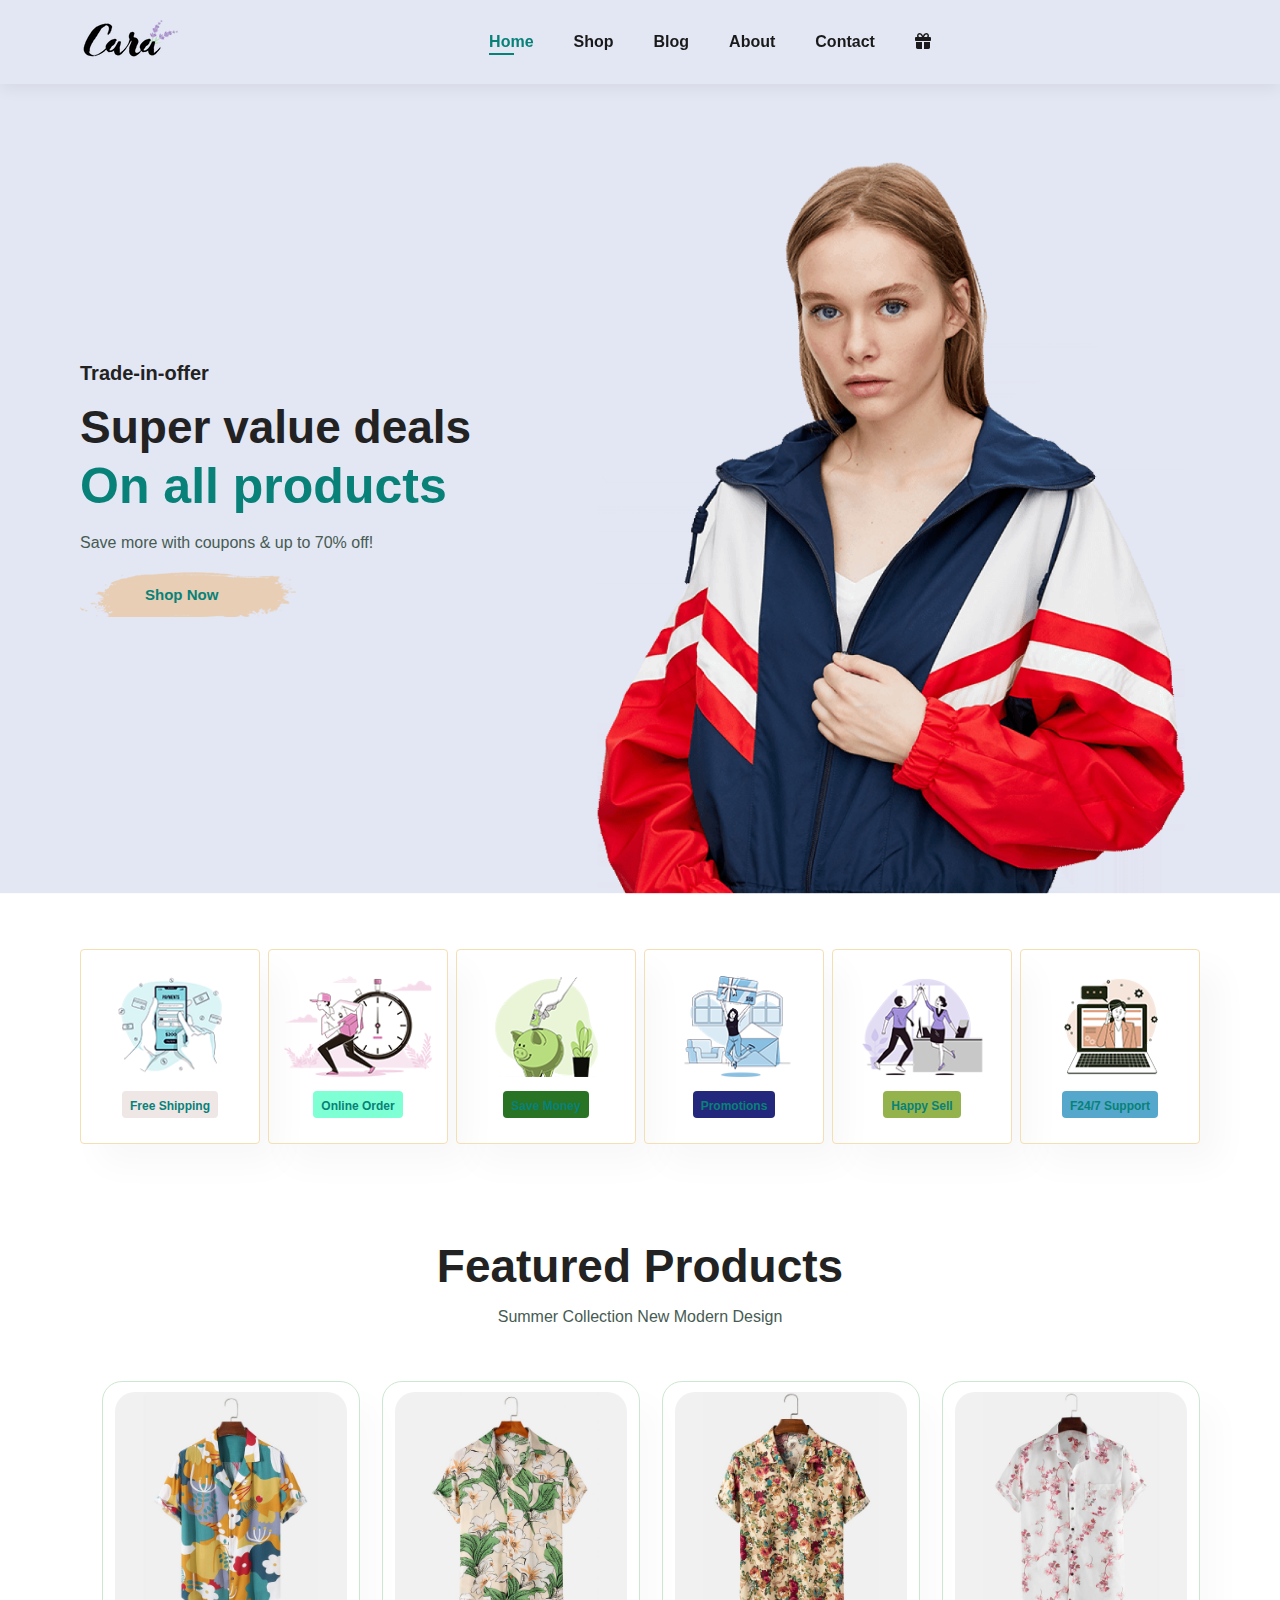
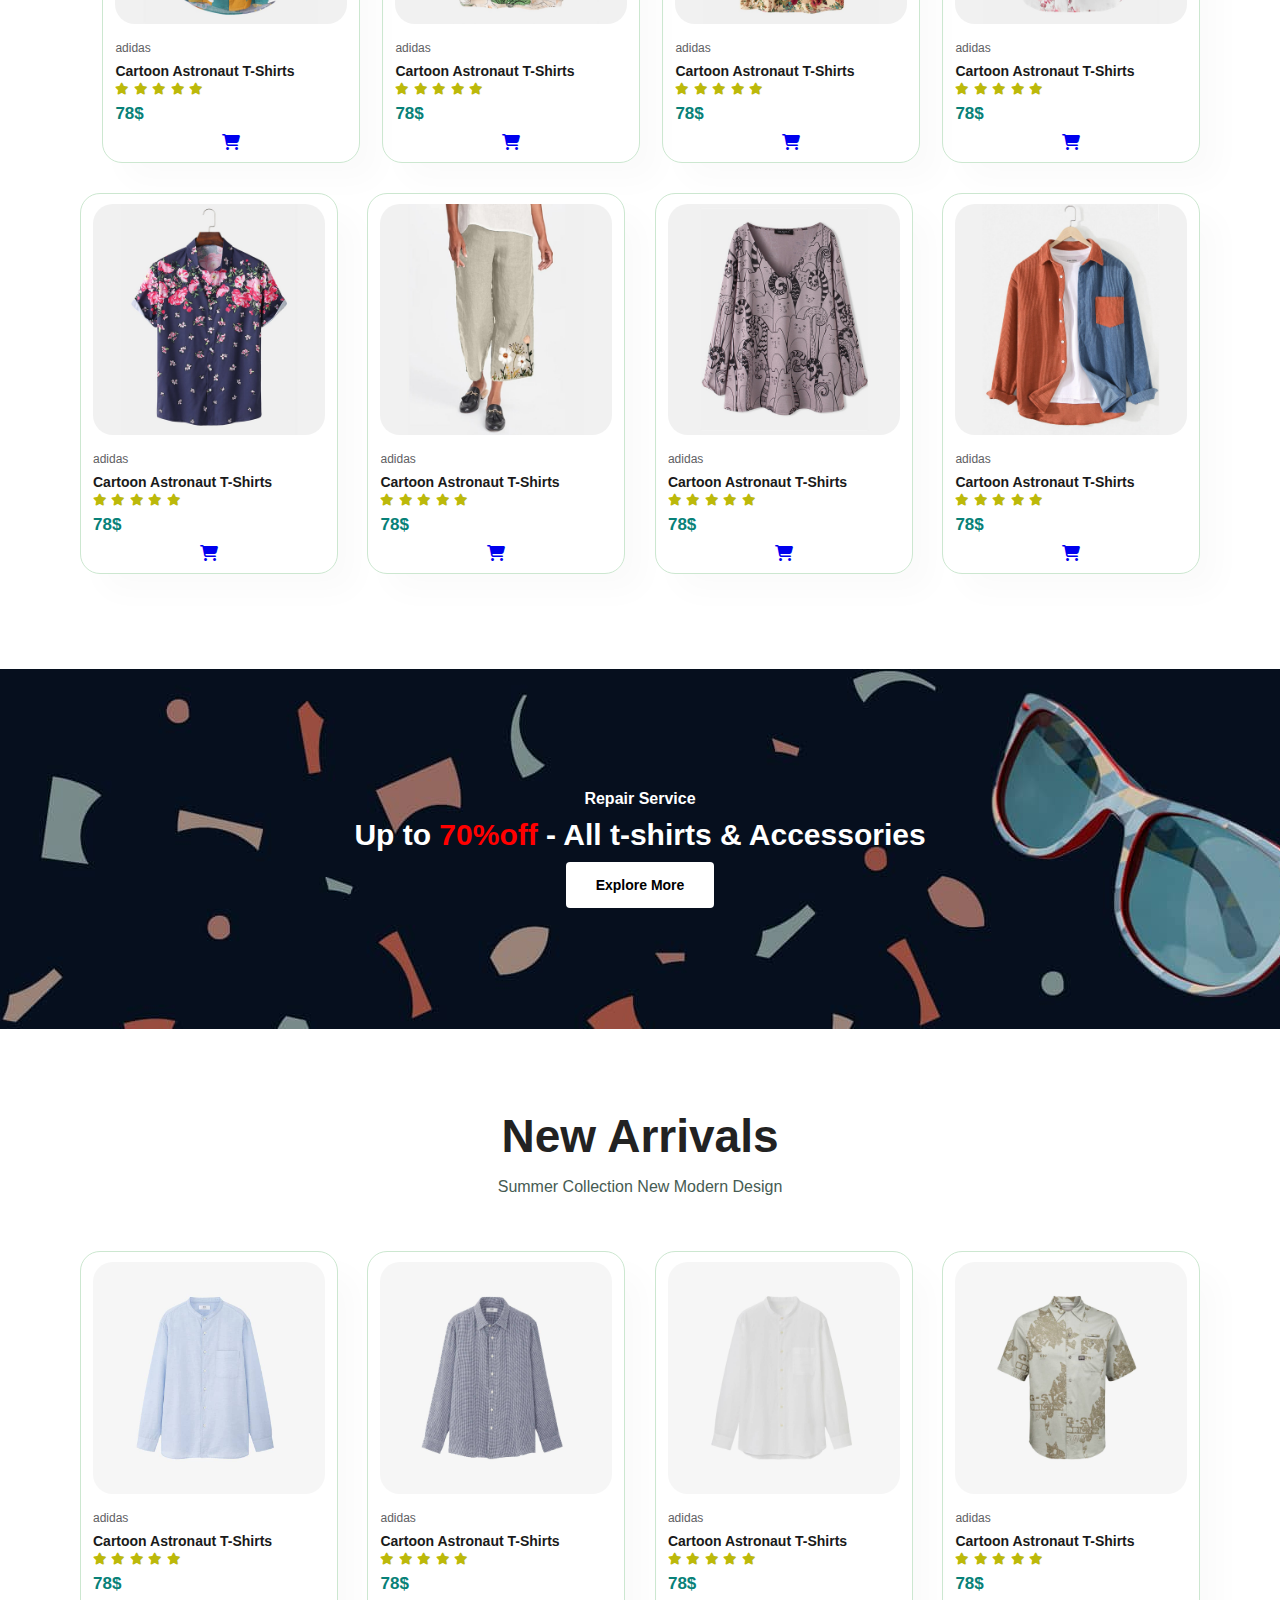
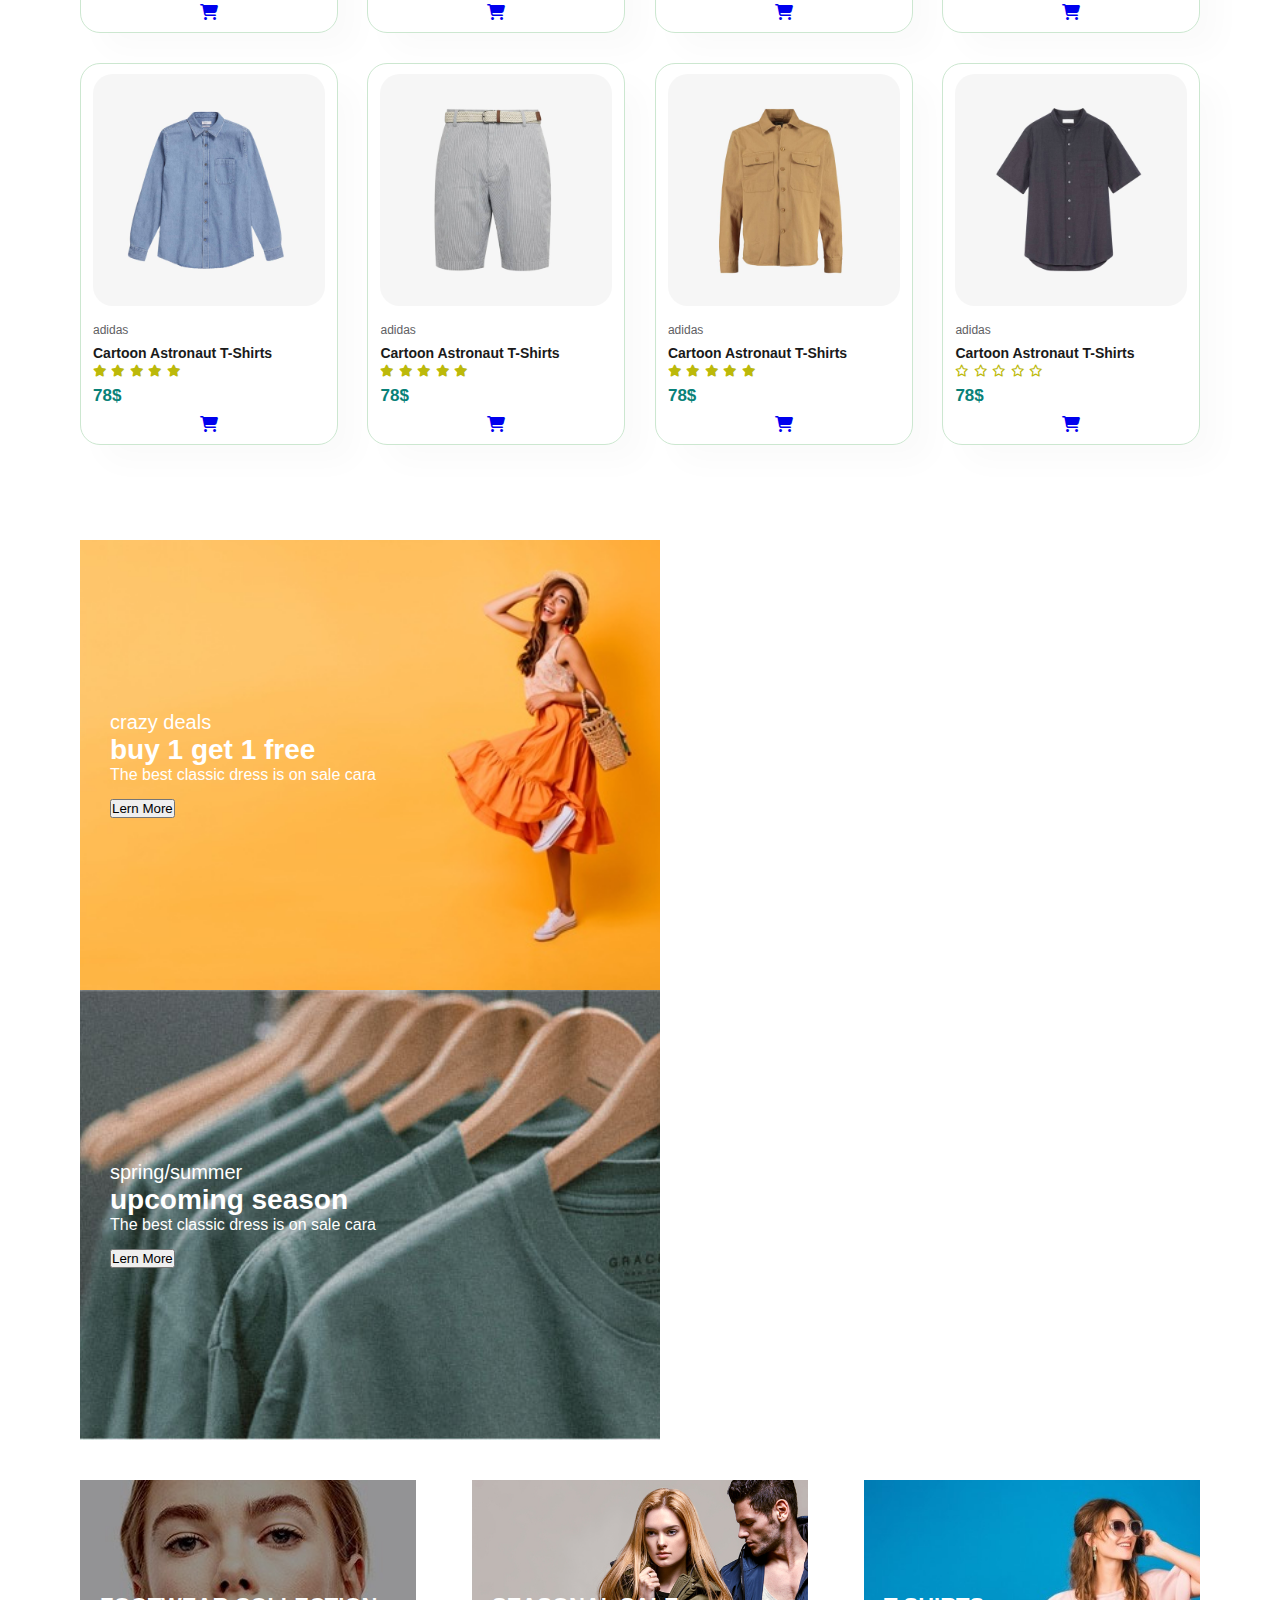
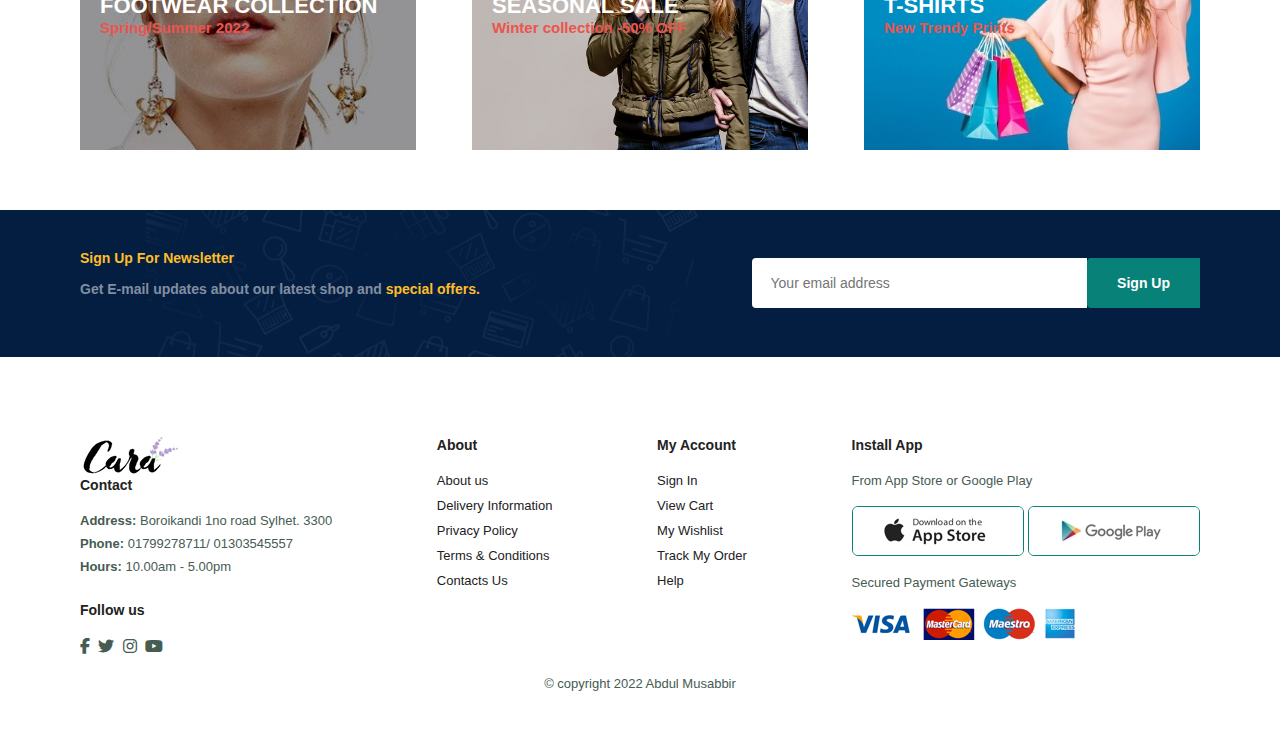
<file: Index.html>
<!DOCTYPE html>
<html lang="en">
<head>
    <meta charset="UTF-8">
    <meta http-equiv="X-UA-Compatible" content="IE=edge">
    <meta name="viewport" content="width=device-width, initial-scale=1.0">
    <title>Document</title>
    <link rel="stylesheet" href="https://cdnjs.cloudflare.com/ajax/libs/font-awesome/6.2.0/css/all.min.css" />
    <link rel="stylesheet" href="/Style.css">
</head>
<body>
    
    <section id="header">
        <a href="#"><img src="/img/logo.png" class="logo" alt="logo"></a>


        <div>
            <ul id="navbar">
                <li><a class="active" href="index.html">Home</a></li>
                <li><a href="shop.html">Shop</a></li>
                <li><a href="blog.html">Blog</a></li>
                <li><a href="about.html">About</a></li>
                <li><a href="contact.html">Contact</a></li>
                <li><a href="cart.html"><i class="fa-solid fa-gift"></i><a></li>
                <a href="#" id="close"><i class="fa-solid fa-xmark"></i></a>
            </ul>
        </div>

        <div id="mobile">
            <li><a href="cart.html"><i class="fa-solid fa-gift"></i><a>
            <i id="bar" class="fas fa-outdent"></i>

        </div>
        </section>


    <section id="hero">
        <h4>Trade-in-offer</h4>
        <h2>Super value deals</h2>
        <h1>On all products</h1>
        <p>Save more with coupons & up to 70% off!</p>
        <button>Shop Now</button>
    </section>

    <section id="feature" class="section-p1">
        <div class="fe-box">
            <img src="/img/features/f1.png" alt="">
            <h6>Free Shipping</h6>
        </div>
        <div class="fe-box">
            <img src="/img/features/f2.png" alt="">
            <h6>Online Order</h6>
        </div>
        <div class="fe-box">
            <img src="/img/features/f3.png" alt="">
            <h6>Save Money</h6>
        </div><div class="fe-box">
            <img src="/img/features/f4.png" alt="">
            <h6>Promotions</h6>
        </div><div class="fe-box">
            <img src="/img/features/f5.png" alt="">
            <h6>Happy Sell</h6>
        </div><div class="fe-box">
            <img src="/img/features/f6.png" alt="">
            <h6>F24/7 Support</h6>
        </div>
       
        </div>
    </section>


    <section id="product1" class="section-p1">
        <h2>Featured Products</h2>
        <p>Summer Collection New Modern Design</p>
        <div class="pro_container">
            <div class="pro">
                <img src="/img/products/f1.jpg" alt="">
                <div class="des">
                    <span>adidas</span>
                    <h5>Cartoon Astronaut T-Shirts</h5>
                    <div class="star">
                        <i class="fas fa-star"></i>
                        <i class="fas fa-star"></i>
                        <i class="fas fa-star"></i>
                        <i class="fas fa-star"></i>
                        <i class="fas fa-star"></i>
                    </div>
                    <h4>78$</h4>
                </div>
                <a href="#"><i class="fa-solid fa-cart-shopping"></i></a>
            </div>
            <div class="pro">
                <img src="/img/products/f2.jpg" alt="">
                <div class="des">
                    <span>adidas</span>
                    <h5>Cartoon Astronaut T-Shirts</h5>
                    <div class="star">
                        <i class="fas fa-star"></i>
                        <i class="fas fa-star"></i>
                        <i class="fas fa-star"></i>
                        <i class="fas fa-star"></i>
                        <i class="fas fa-star"></i>
                    </div>
                    <h4>78$</h4>
                </div>
                <a href="#"><i class="fa-solid fa-cart-shopping"></i></i></a>
            </div>
            <div class="pro">
                <img src="/img/products/f3.jpg" alt="">
                <div class="des">
                    <span>adidas</span>
                    <h5>Cartoon Astronaut T-Shirts</h5>
                    <div class="star">
                        <i class="fas fa-star"></i>
                        <i class="fas fa-star"></i>
                        <i class="fas fa-star"></i>
                        <i class="fas fa-star"></i>
                        <i class="fas fa-star"></i>
                    </div>
                    <h4>78$</h4>
                </div>
                <a href="#"><i class="fa-solid fa-cart-shopping"></i></a>
            </div>
            <div class="pro">
                <img src="/img/products/f4.jpg" alt="">
                <div class="des">
                    <span>adidas</span>
                    <h5>Cartoon Astronaut T-Shirts</h5>
                    <div class="star">
                        <i class="fas fa-star"></i>
                        <i class="fas fa-star"></i>
                        <i class="fas fa-star"></i>
                        <i class="fas fa-star"></i>
                        <i class="fas fa-star"></i>
                    </div>
                    <h4>78$</h4>
                </div>
                <a href="#"><i class="fa-solid fa-cart-shopping"></i></a>
            </div>
            <div class="pro">
                <img src="/img/products/f5.jpg" alt="">
                <div class="des">
                    <span>adidas</span>
                    <h5>Cartoon Astronaut T-Shirts</h5>
                    <div class="star">
                        <i class="fas fa-star"></i>
                        <i class="fas fa-star"></i>
                        <i class="fas fa-star"></i>
                        <i class="fas fa-star"></i>
                        <i class="fas fa-star"></i>
                    </div>
                    <h4>78$</h4>
                </div>
                <a href="#"><i class="fa-solid fa-cart-shopping"></i></i></i></a>
            </div>
            <div class="pro">
                <img src="/img/products/f7.jpg" alt="">
                <div class="des">
                    <span>adidas</span>
                    <h5>Cartoon Astronaut T-Shirts</h5>
                    <div class="star">
                        <i class="fas fa-star"></i>
                        <i class="fas fa-star"></i>
                        <i class="fas fa-star"></i>
                        <i class="fas fa-star"></i>
                        <i class="fas fa-star"></i>
                    </div>
                    <h4>78$</h4>
                </div>
                <a href="#"><i class="fa-solid fa-cart-shopping"></i></a>
            </div>
            <div class="pro">
                <img src="/img/products/f8.jpg" alt="">
                <div class="des">
                    <span>adidas</span>
                    <h5>Cartoon Astronaut T-Shirts</h5>
                    <div class="star">
                        <i class="fas fa-star"></i>
                        <i class="fas fa-star"></i>
                        <i class="fas fa-star"></i>
                        <i class="fas fa-star"></i>
                        <i class="fas fa-star"></i>
                    </div>
                    <h4>78$</h4>
                </div>
                <a href="#"><i class="fa-solid fa-cart-shopping"></i></a>
            </div>
            <div class="pro">
                <img src="/img/products/f6.jpg">
                <div class="des">
                    <span>adidas</span>
                    <h5>Cartoon Astronaut T-Shirts</h5>
                    <div class="star">
                        <i class="fas fa-star"></i>
                        <i class="fas fa-star"></i>
                        <i class="fas fa-star"></i>
                        <i class="fas fa-star"></i>
                        <i class="fas fa-star"></i>
                    </div>
                    <h4>78$</h4>
                </div>
                <a href="#"><i class="fa-solid fa-cart-shopping"></i></a>
            </div>
        </div>
    </section>


    <section id="banner" class="section-m1">
        <h4>Repair Service</h4>
        <h2>Up to <span>70%off</span> - All t-shirts & Accessories</h2>
        <button class="normal">Explore More</button>
    </section>


    <section id="product1" class="section-p1">
        <h2>New Arrivals</h2>
        <p>Summer Collection New Modern Design</p>
        <div class="pro_container">
            <div class="pro">
                <img src="/img/products/n1.jpg" alt="">
                <div class="des">
                    <span>adidas</span>
                    <h5>Cartoon Astronaut T-Shirts</h5>
                    <div class="star">
                        <i class="fas fa-star"></i>
                        <i class="fas fa-star"></i>
                        <i class="fas fa-star"></i>
                        <i class="fas fa-star"></i>
                        <i class="fas fa-star"></i>
                    </div>
                    <h4>78$</h4>
                </div>
                <a href="#"><i class="fa-solid fa-cart-shopping"></i></a>
            </div>
            <div class="pro">
                <img src="/img/products/n2.jpg" alt="">
                <div class="des">
                    <span>adidas</span>
                    <h5>Cartoon Astronaut T-Shirts</h5>
                    <div class="star">
                        <i class="fas fa-star"></i>
                        <i class="fas fa-star"></i>
                        <i class="fas fa-star"></i>
                        <i class="fas fa-star"></i>
                        <i class="fas fa-star"></i>
                    </div>
                    <h4>78$</h4>
                </div>
                <a href="#"><i class="fa-solid fa-cart-shopping"></i></a>
            </div>
            <div class="pro">
                <img src="/img/products/n3.jpg" alt="">
                <div class="des">
                    <span>adidas</span>
                    <h5>Cartoon Astronaut T-Shirts</h5>
                    <div class="star">
                        <i class="fas fa-star"></i>
                        <i class="fas fa-star"></i>
                        <i class="fas fa-star"></i>
                        <i class="fas fa-star"></i>
                        <i class="fas fa-star"></i>
                    </div>
                    <h4>78$</h4>
                </div>
                <a href="#"><i class="fa-solid fa-cart-shopping"></i></a>
            </div>
            <div class="pro">
                <img src="/img/products/n4.jpg" alt="">
                <div class="des">
                    <span>adidas</span>
                    <h5>Cartoon Astronaut T-Shirts</h5>
                    <div class="star">
                        <i class="fas fa-star"></i>
                        <i class="fas fa-star"></i>
                        <i class="fas fa-star"></i>
                        <i class="fas fa-star"></i>
                        <i class="fas fa-star"></i>
                    </div>
                    <h4>78$</h4>
                </div>
                <a href="#"><i class="fa-solid fa-cart-shopping"></i></a>
            </div>
            <div class="pro">
                <img src="/img/products/n5.jpg" alt="">
                <div class="des">
                    <span>adidas</span>
                    <h5>Cartoon Astronaut T-Shirts</h5>
                    <div class="star">
                        <i class="fas fa-star"></i>
                        <i class="fas fa-star"></i>
                        <i class="fas fa-star"></i>
                        <i class="fas fa-star"></i>
                        <i class="fas fa-star"></i>
                    </div>
                    <h4>78$</h4>
                </div>
                <a href="#"><i class="fa-solid fa-cart-shopping"></i></a>
            </div>
            <div class="pro">
                <img src="/img/products/n6.jpg" alt="">
                <div class="des">
                    <span>adidas</span>
                    <h5>Cartoon Astronaut T-Shirts</h5>
                    <div class="star">
                        <i class="fas fa-star"></i>
                        <i class="fas fa-star"></i>
                        <i class="fas fa-star"></i>
                        <i class="fas fa-star"></i>
                        <i class="fas fa-star"></i>
                    </div>
                    <h4>78$</h4>
                </div>
                <a href="#"><i class="fa-solid fa-cart-shopping"></i></a>
            </div>
            <div class="pro">
                <img src="/img/products/n7.jpg" alt="">
                <div class="des">
                    <span>adidas</span>
                    <h5>Cartoon Astronaut T-Shirts</h5>
                    <div class="star">
                        <i class="fas fa-star"></i>
                        <i class="fas fa-star"></i>
                        <i class="fas fa-star"></i>
                        <i class="fas fa-star"></i>
                        <i class="fas fa-star"></i>
                    </div>
                    <h4>78$</h4>
                </div>
                <a href="#"><i class="fa-solid fa-cart-shopping"></i></a>
            </div>
            <div class="pro">
                <img src="/img/products/n8.jpg" alt="">
                <div class="des">
                    <span>adidas</span>
                    <h5>Cartoon Astronaut T-Shirts</h5>
                    <div class="star">
                        
                        <i class="far fa-star"></i>
                        <i class="far fa-star"></i>
                        <i class="far fa-star"></i>
                        <i class="far fa-star"></i>
                        <i class="far fa-star"></i>
                    </div>
                    <h4>78$</h4>
                </div>
                <a href="#"><i class="fa-solid fa-cart-shopping"></i></a>
            </div>
    </section>


    <section id="sm-banner" class="section-p1">
        <div class="banner-box">
            <h4>crazy deals</h4>
            <h2>buy 1 get 1 free</h2>
            <span>The best classic dress is on sale cara</span>
            <button class="white">Lern More</button>
        </div>
        <div class="banner-box banner-box2">
            <h4>spring/summer</h4>
            <h2>upcoming season</h2>
            <span>The best classic dress is on sale cara</span>
            <button class="white">Lern More</button>
        </div>
    </section>


    <section id="banner3">
        <div class="banner-box">

            <h2>FOOTWEAR COLLECTION</h2>
            <h3>Spring/Summer 2022</h3>
        </div>
        <div class="banner-box banner-box2">

            <h2>SEASONAL SALE</h2>
            <h3>Winter collection -50% OFF</h3>
        </div>
        <div class="banner-box banner-box3">

            <h2>T-SHIRTS</h2>
            <h3>New Trendy Prints</h3>
        </div>
    </section>




     <section id="newsletter" class="section-p1 section-m1">
        <div class="newstext">
            <h4>Sign Up For Newsletter</h4>
            <p>Get E-mail updates about our latest shop and <span>special offers.</span></p>
        </div>
        <div class="form">
            <input type="email" placeholder="Your email address">
            <button class="normal">Sign Up</button>
        </div>
    </section>


    <footer class="section-p1">
        <div class="col">
            <img src="/img/logo.png" alt="">
            <h4>Contact</h4>
            <p><Strong>Address:</Strong> Boroikandi 1no road Sylhet. 3300</p>
            <p><Strong>Phone:</Strong> 01799278711/  01303545557</p>
            <p><Strong>Hours:</Strong> 10.00am - 5.00pm</p>
            <div class="follow">
                <h4>Follow us</h4>
                <div class="icon">
                    <i class="fab fa-facebook-f"></i>
                    <i class="fab fa-twitter"></i>
                    <i class="fab fa-instagram"></i>
                    <i class="fab fa-youtube"></i>

                </div>
            </div>
        </div>

        <div class="col">
            <h4>About</h4>
            <a href="#">About us</a>
            <a href="#">Delivery Information</a>
            <a href="#">Privacy Policy</a>          
            <a href="#">Terms & Conditions</a>
            <a href="#">Contacts Us</a>
        </div>

        <div class="col">
            <h4>My Account</h4>
            <a href="#">Sign In</a>
            <a href="#">View Cart</a>
            <a href="#">My Wishlist</a>          
            <a href="#">Track My Order</a>
            <a href="#">Help</a>
        </div>
        <div class="col install">
            <h4>Install App</h4>
            <p>From App Store or Google Play</p>
            <div class="row">
                <img src="/img/pay/app.jpg" alt="">
                <img src="/img/pay/play.jpg" alt="">
            </div>
            <p>Secured Payment Gateways</p>
            <img src="/img/pay/pay.png" alt="">
        </div>

        <div class="copyright">
            <p>&copy copyright 2022 Abdul Musabbir</p>
        </div>
    </footer>

    






    <script src="/scrip.js"></script>
</body>
</html>
</file>
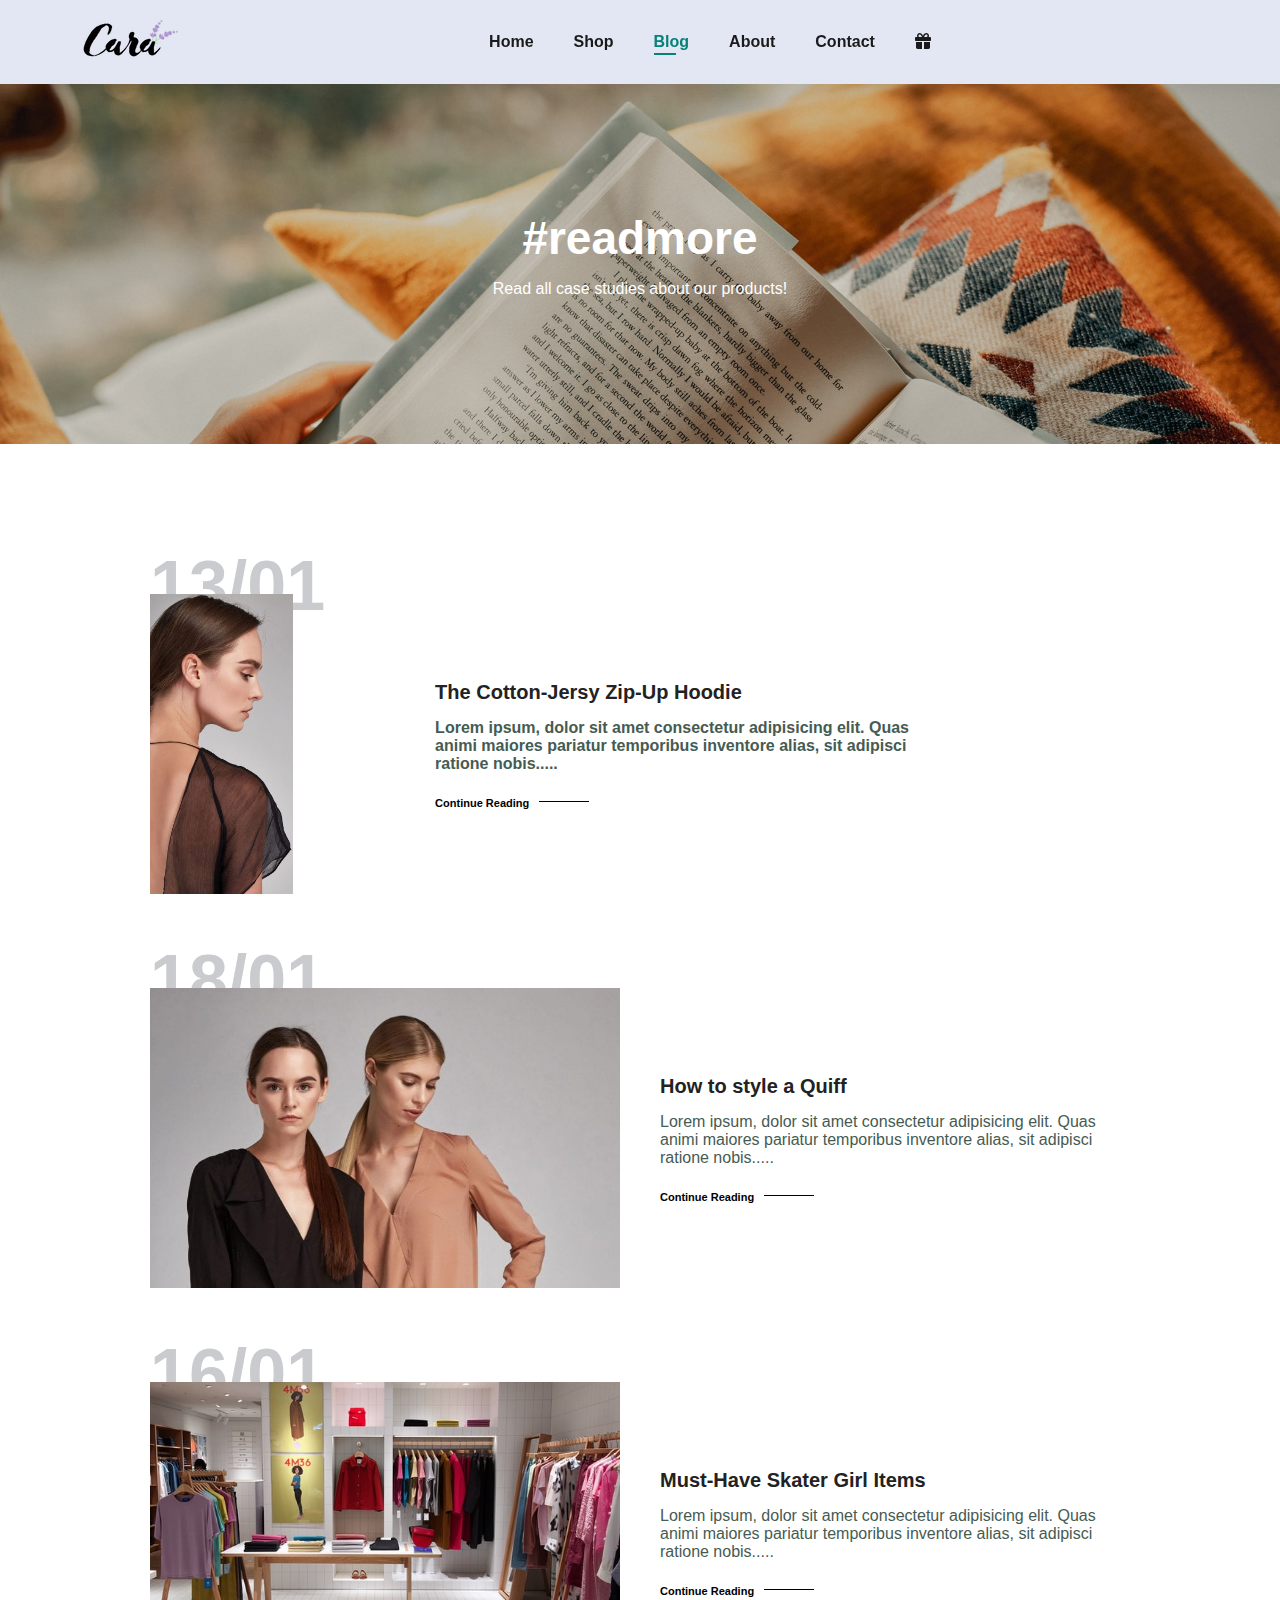
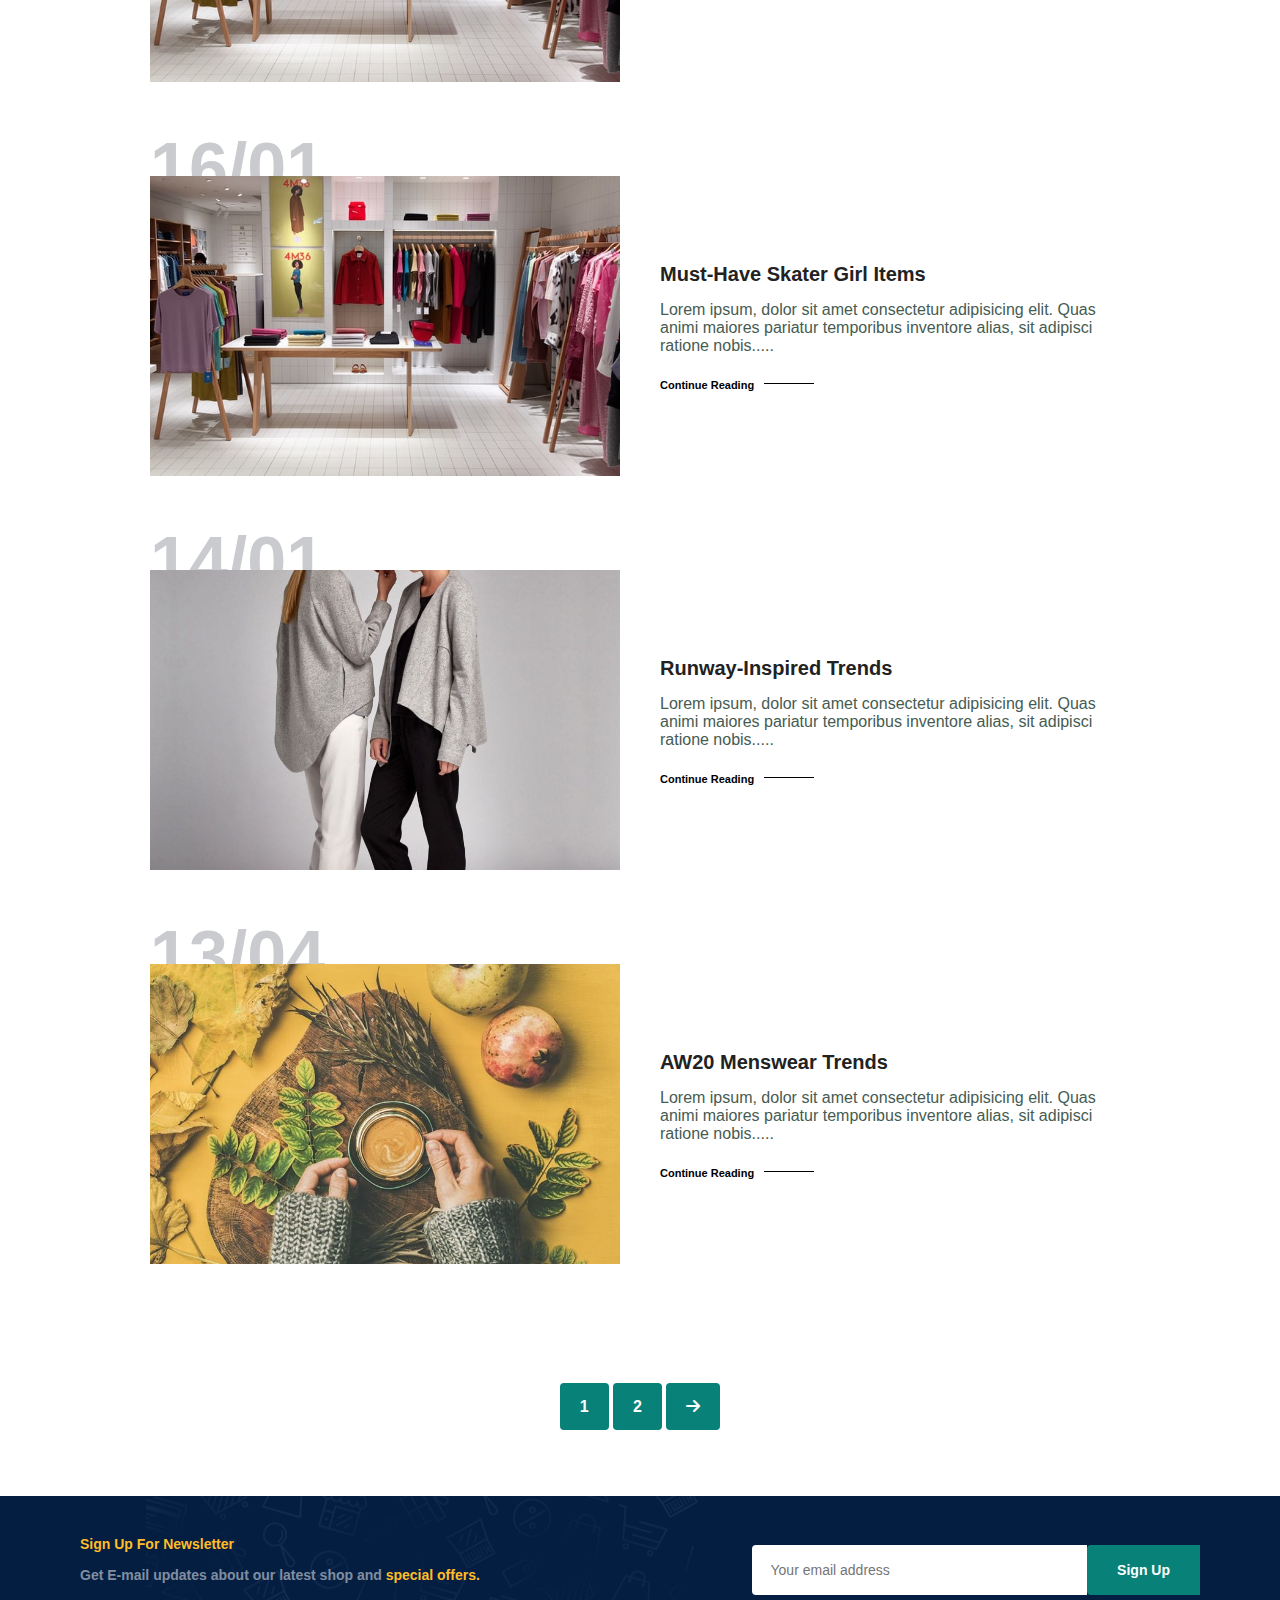
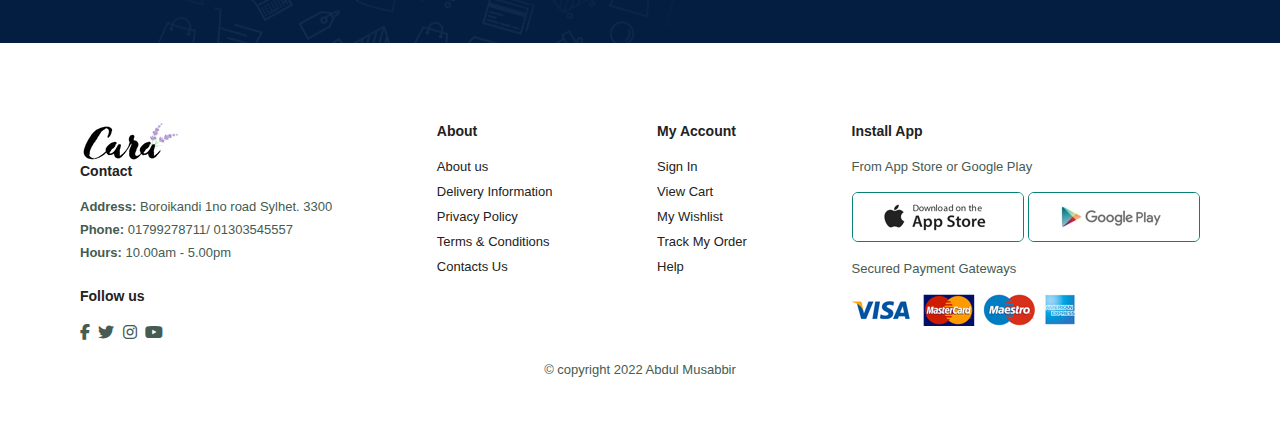
<file: blog.html>
<!DOCTYPE html>
<html lang="en">
<head>
    <meta charset="UTF-8">
    <meta http-equiv="X-UA-Compatible" content="IE=edge">
    <meta name="viewport" content="width=device-width, initial-scale=1.0">
    <title>Document</title>
    <link rel="stylesheet" href="https://cdnjs.cloudflare.com/ajax/libs/font-awesome/6.2.0/css/all.min.css" />
    <link rel="stylesheet" href="/Style.css">
    
</head>
<body>
    
    <section id="header">
        <a href="#"><img src="/img/logo.png" class="logo" alt="logo"></a>


        <div>
            <ul id="navbar">
                <li><a  href="index.html">Home</a></li>
                <li><a  href="shop.html">Shop</a></li>
                <li><a class="active" href="blog.html">Blog</a></li>
                <li><a href="about.html">About</a></li>
                <li><a href="contact.html">Contact</a></li>
                <li><a href="cart.html"><i class="fa-solid fa-gift"></i><a></li>
                <a href="#" id="close"><i class="fa-solid fa-xmark"></i></a>
            </ul>
        </div>

        <div id="mobile">
            <li><a href="cart.html"><i class="fa-solid fa-gift"></i><a>
            <i id="bar" class="fas fa-outdent"></i>

        </div>
        </section>


    <section id="page-header" class="blog-header">
        <h2> #readmore</h2>
        <p>Read all case studies about our products!</p>
    </section>


    <section id="blog">
        <div class="blog-box">
            <div class="blog-img">
                <img src="/img/blog/b1.jpg" alt="">
            </div>
            <div class="blog-details">
                <h4>The Cotton-Jersy Zip-Up Hoodie</h4>
                <p>Lorem ipsum, dolor sit amet consectetur adipisicing elit. Quas animi maiores pariatur temporibus inventore alias, sit adipisci ratione nobis.....</p>
                <a href="#" class="bbc">Continue Reading</a>
            </div>
            <h1>13/01</h1>
        </div>


        <div class="blog-box">
            <div class="blog-img">
                <img src="/img/blog/b2.jpg" alt="">
            </div>
            <div class="blog-details">
                <h4>How to style a Quiff</h4>
                <p>Lorem ipsum, dolor sit amet consectetur adipisicing elit. Quas animi maiores pariatur temporibus inventore alias, sit adipisci ratione nobis.....</p>
                <a href="#" class="bbc">Continue Reading</a>
            </div>
            <h1>18/01</h1>
        </div> 
        
        <div class="blog-box">
            <div class="blog-img">
                <img src="/img/blog/b3.jpg" alt="">
            </div>
            <div class="blog-details">
                <h4>Must-Have Skater Girl Items</h4>
                <p>Lorem ipsum, dolor sit amet consectetur adipisicing elit. Quas animi maiores pariatur temporibus inventore alias, sit adipisci ratione nobis.....</p>
                <a href="#" class="bbc">Continue Reading</a>
            </div>
            <h1>16/01</h1>
        </div>

        <div class="blog-box">
            <div class="blog-img">
                <img src="/img/blog/b3.jpg" alt="">
            </div>
            <div class="blog-details">
                <h4>Must-Have Skater Girl Items</h4>
                <p>Lorem ipsum, dolor sit amet consectetur adipisicing elit. Quas animi maiores pariatur temporibus inventore alias, sit adipisci ratione nobis.....</p>
                <a href="#" class="bbc">Continue Reading</a>
            </div>
            <h1>16/01</h1>
        </div>


        <div class="blog-box">
            <div class="blog-img">
                <img src="/img/blog/b4.jpg" alt="">
            </div>
            <div class="blog-details">
                <h4>Runway-Inspired Trends</h4>
                <p>Lorem ipsum, dolor sit amet consectetur adipisicing elit. Quas animi maiores pariatur temporibus inventore alias, sit adipisci ratione nobis.....</p>
                <a href="#" class="bbc">Continue Reading</a>
            </div>
            <h1>14/01</h1>
        </div>


        <div class="blog-box">
            <div class="blog-img">
                <img src="/img/blog/b6.jpg" alt="">
            </div>
            <div class="blog-details">
                <h4>AW20 Menswear Trends</h4>
                <p>Lorem ipsum, dolor sit amet consectetur adipisicing elit. Quas animi maiores pariatur temporibus inventore alias, sit adipisci ratione nobis.....</p>
                <a href="#" class="bbc">Continue Reading</a>
            </div>
            <h1>13/04</h1>
        </div>
    </section>



    <section id="pagination" class="section-p1">
        <a href="#">1</a>
        <a href="#">2</a>
        <a href="#"><i class="fa-solid fa-arrow-right"></i></a>

    </section>


     <section id="newsletter" class="section-p1 section-m1">
        <div class="newstext">
            <h4>Sign Up For Newsletter</h4>
            <p>Get E-mail updates about our latest shop and <span>special offers.</span></p>
        </div>
        <div class="form">
            <input type="email" placeholder="Your email address">
            <button class="normal">Sign Up</button>
        </div>
    </section>


    <footer class="section-p1">
        <div class="col">
            <img src="/img/logo.png" alt="">
            <h4>Contact</h4>
            <p><Strong>Address:</Strong> Boroikandi 1no road Sylhet. 3300</p>
            <p><Strong>Phone:</Strong> 01799278711/  01303545557</p>
            <p><Strong>Hours:</Strong> 10.00am - 5.00pm</p>
            <div class="follow">
                <h4>Follow us</h4>
                <div class="icon">
                    <i class="fab fa-facebook-f"></i>
                    <i class="fab fa-twitter"></i>
                    <i class="fab fa-instagram"></i>
                    <i class="fab fa-youtube"></i>

                </div>
            </div>
        </div>

        <div class="col">
            <h4>About</h4>
            <a href="#">About us</a>
            <a href="#">Delivery Information</a>
            <a href="#">Privacy Policy</a>          
            <a href="#">Terms & Conditions</a>
            <a href="#">Contacts Us</a>
        </div>

        <div class="col">
            <h4>My Account</h4>
            <a href="#">Sign In</a>
            <a href="#">View Cart</a>
            <a href="#">My Wishlist</a>          
            <a href="#">Track My Order</a>
            <a href="#">Help</a>
        </div>
        <div class="col install">
            <h4>Install App</h4>
            <p>From App Store or Google Play</p>
            <div class="row">
                <img src="/img/pay/app.jpg" alt="">
                <img src="/img/pay/play.jpg" alt="">
            </div>
            <p>Secured Payment Gateways</p>
            <img src="/img/pay/pay.png" alt="">
        </div>

        <div class="copyright">
            <p>&copy copyright 2022 Abdul Musabbir</p>
        </div>
    </footer>

    






    <script src="/scrip.js"></script>
</body>
</html>
</file>
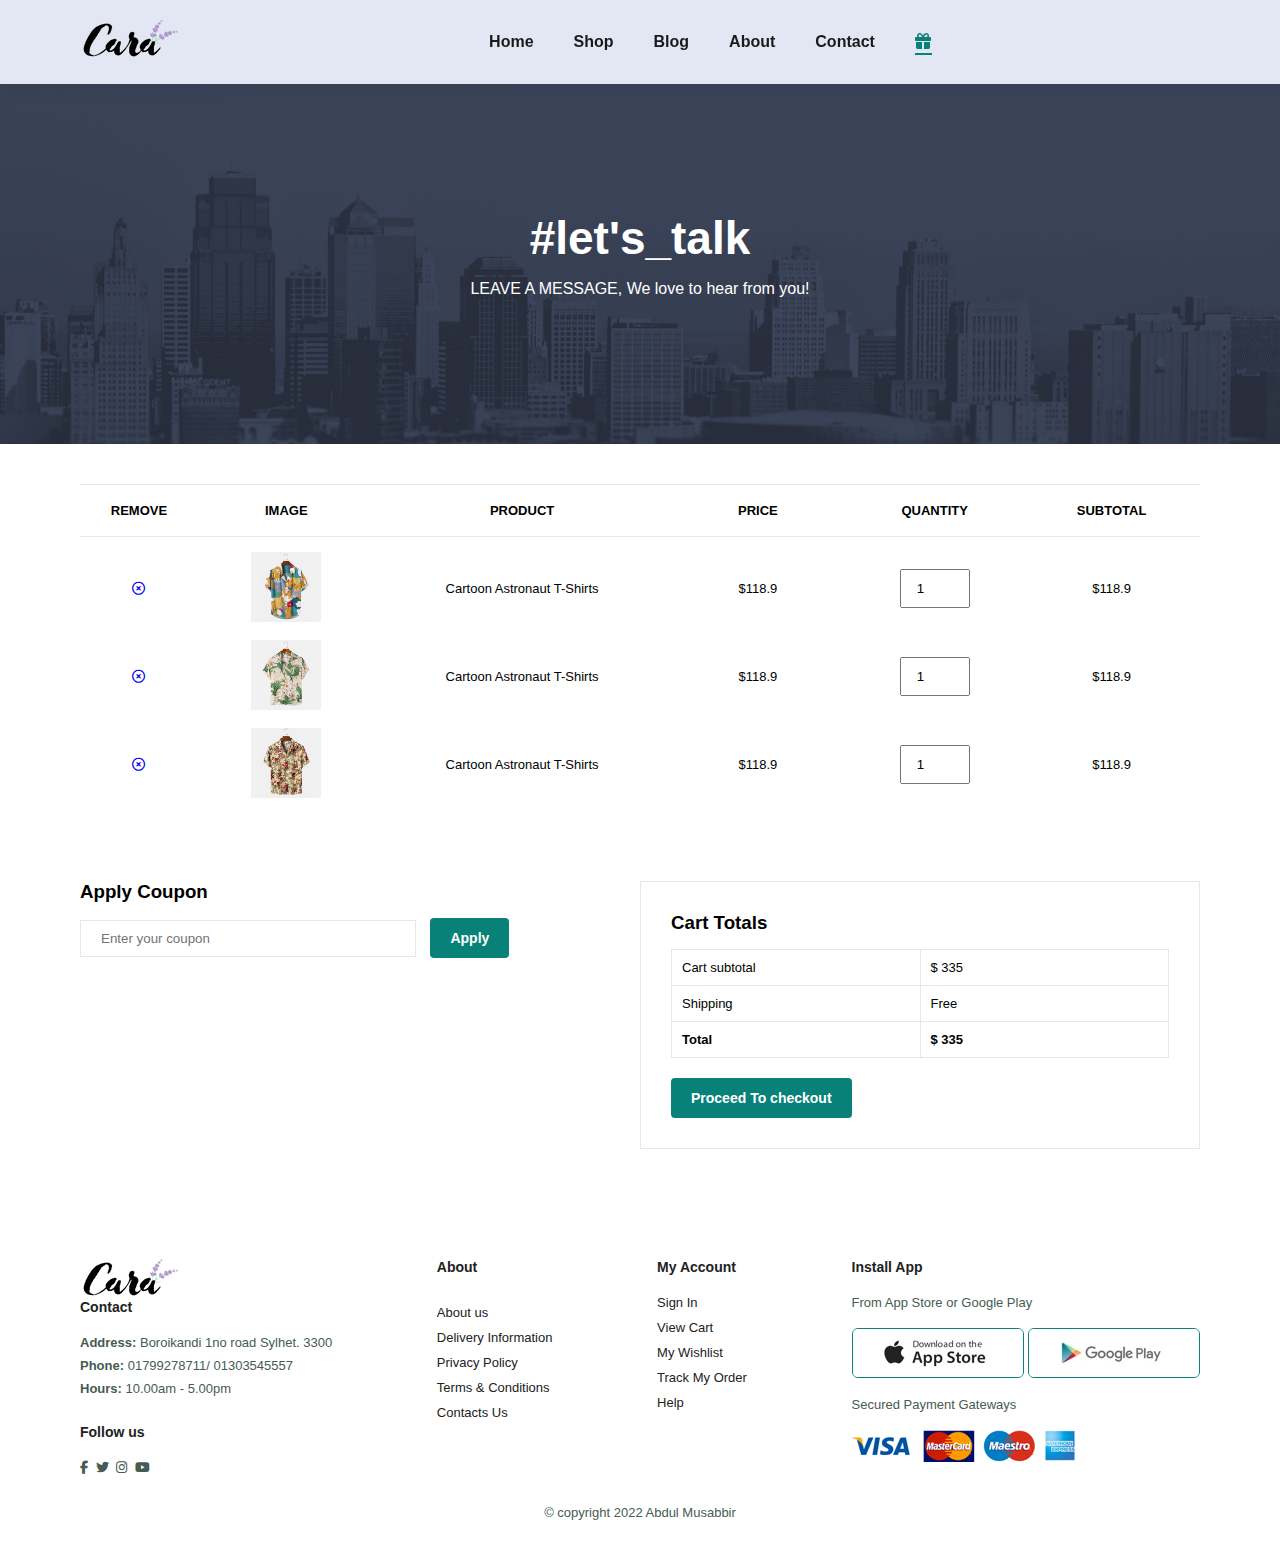
<file: cart.html>
<!DOCTYPE html>
<html lang="en">
<head>
    <meta charset="UTF-8">
    <meta http-equiv="X-UA-Compatible" content="IE=edge">
    <meta name="viewport" content="width=device-width, initial-scale=1.0">
    <title>Document</title>
    <link rel="stylesheet" href="https://cdnjs.cloudflare.com/ajax/libs/font-awesome/6.2.0/css/all.min.css"/>
    <link rel="stylesheet" href="/Style.css">
    
</head>
<body>
    
    <section id="header">
        <a href="#"><img src="/img/logo.png" class="logo" alt="logo"></a>


        <div>
            <ul id="navbar">
                <li><a  href="index.html">Home</a></li>
                <li><a  href="shop.html">Shop</a></li>
                <li><a  href="blog.html">Blog</a></li>
                <li><a  href="about.html">About</a></li>
                <li><a  href="contact.html">Contact</a></li>
                <li><a class="active" href="cart.html"><i class="fa-solid fa-gift"></i><a></li>
                <a href="#" id="close"><i class="fa-solid fa-xmark"></i></a>
            </ul>
        </div>

        <div id="mobile">
            <li><a href="cart.html"><i class="fa-solid fa-gift"></i><a>
            <i id="bar" class="fas fa-outdent"></i>

        </div>
        </section>


    <section id="page-header" class="about-header">
        <h2> #let's_talk</h2>
        <p>LEAVE A MESSAGE, We love to hear from you!</p>
    </section>


    <section id="cart" class="section-p1">
        <table width="100%">
            <thead>
                <tr>
                    <td>Remove</td>
                    <td>Image</td>
                    <td>Product</td>
                    <td>Price</td>
                    <td>Quantity</td>
                    <td>Subtotal</td>
                </tr>
            </thead>
            <tbody>
                <tr>
                    <td><a href="#"><i class="far fa-times-circle"></i></a></td>
                    <td><img src="/img/products/f1.jpg" alt=""></td>
                    <td>Cartoon Astronaut T-Shirts</td>
                    <td>$118.9</td>
                    <td><input type="number" value="1"></td>
                    <td>$118.9</td>
                </tr>
                <tr>
                    <td><a href="#"><i class="far fa-times-circle"></i></a></td>
                    <td><img src="/img/products/f2.jpg" alt=""></td>
                    <td>Cartoon Astronaut T-Shirts</td>
                    <td>$118.9</td>
                    <td><input type="number" value="1"></td>
                    <td>$118.9</td>
                </tr>
                <tr>
                    <td><a href="#"><i class="far fa-times-circle"></i></a></td>
                    <td><img src="/img/products/f3.jpg" alt=""></td>
                    <td>Cartoon Astronaut T-Shirts</td>
                    <td>$118.9</td>
                    <td><input type="number" value="1"></td>
                    <td>$118.9</td>
                </tr>
            </tbody>
        </table>
    </section>

    <section id="cart-add" class="section-p1">
        <div id="coupon">
            <h3>Apply Coupon</h3>
            <div>
                <input type="text" placeholder="Enter your coupon">
                <button class="normal">Apply</button>
            </div>
        </div>

        <div id="subtotal">
            <h3>Cart Totals</h3>
            <table>
                <tr>
                    <td>Cart subtotal</td>
                    <td>$ 335</td>
                </tr>
                <tr>
                    <td>Shipping</td>
                    <td>Free</td>
                </tr>
                <tr>
                    <td><strong>Total</strong></td>
                    <td><strong>$ 335</strong></td>
                </tr>
            </table>
            <button class="normal">Proceed To checkout</button>
        </div>
    </section>



    <footer class="section-p1">
        <div class="col">
            <img src="/img/logo.png" alt="">
            <h4>Contact</h4>
            <p><Strong>Address:</Strong> Boroikandi 1no road Sylhet. 3300</p>
            <p><Strong>Phone:</Strong> 01799278711/  01303545557</p>
            <p><Strong>Hours:</Strong> 10.00am - 5.00pm</p>
            <div class="follow">
                <h4>Follow us</h4>
                <div class="icon">
                    <i class="fab fa-facebook-f"></i>
                    <i class="fab fa-twitter"></i>
                    <i class="fab fa-instagram"></i>
                    <i class="fab fa-youtube"></i>

                </div>
            </div>
        </div>

        <div class="col">
            <h4>About</h4>
            <a href="#">About us</a>
            <a href="#">Delivery Information</a>
            <a href="#">Privacy Policy</a>          
            <a href="#">Terms & Conditions</a>
            <a href="#">Contacts Us</a>
        </div>

        <div class="col">
            <h4>My Account</h4>
            <a href="#">Sign In</a>
            <a href="#">View Cart</a>
            <a href="#">My Wishlist</a>          
            <a href="#">Track My Order</a>
            <a href="#">Help</a>
        </div>
        <div class="col install">
            <h4>Install App</h4>
            <p>From App Store or Google Play</p>
            <div class="row">
                <img src="/img/pay/app.jpg" alt="">
                <img src="/img/pay/play.jpg" alt="">
            </div>
            <p>Secured Payment Gateways</p>
            <img src="/img/pay/pay.png" alt="">
        </div>

        <div class="copyright">
            <p>&copy copyright 2022 Abdul Musabbir</p>
        </div>
    </footer>

    






    <script src="/scrip.js"></script>
</body>
</html>
</file>
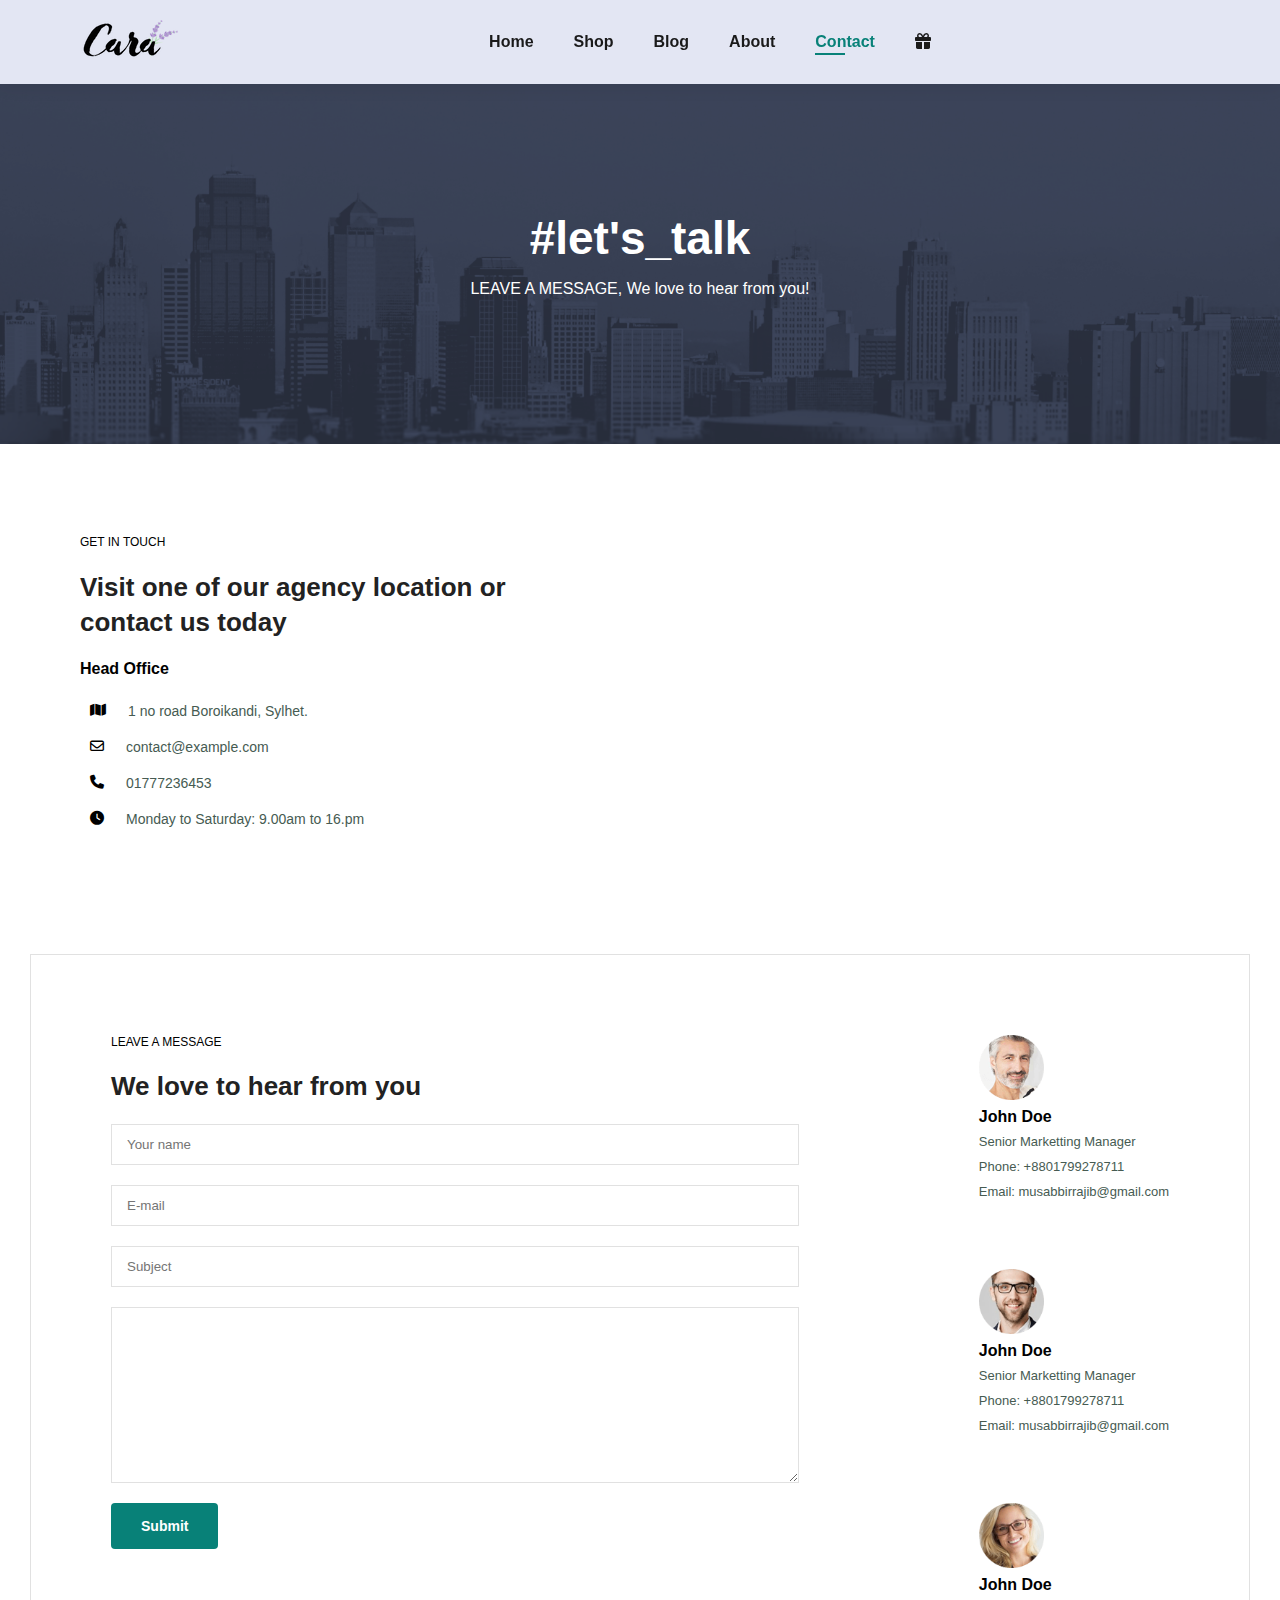
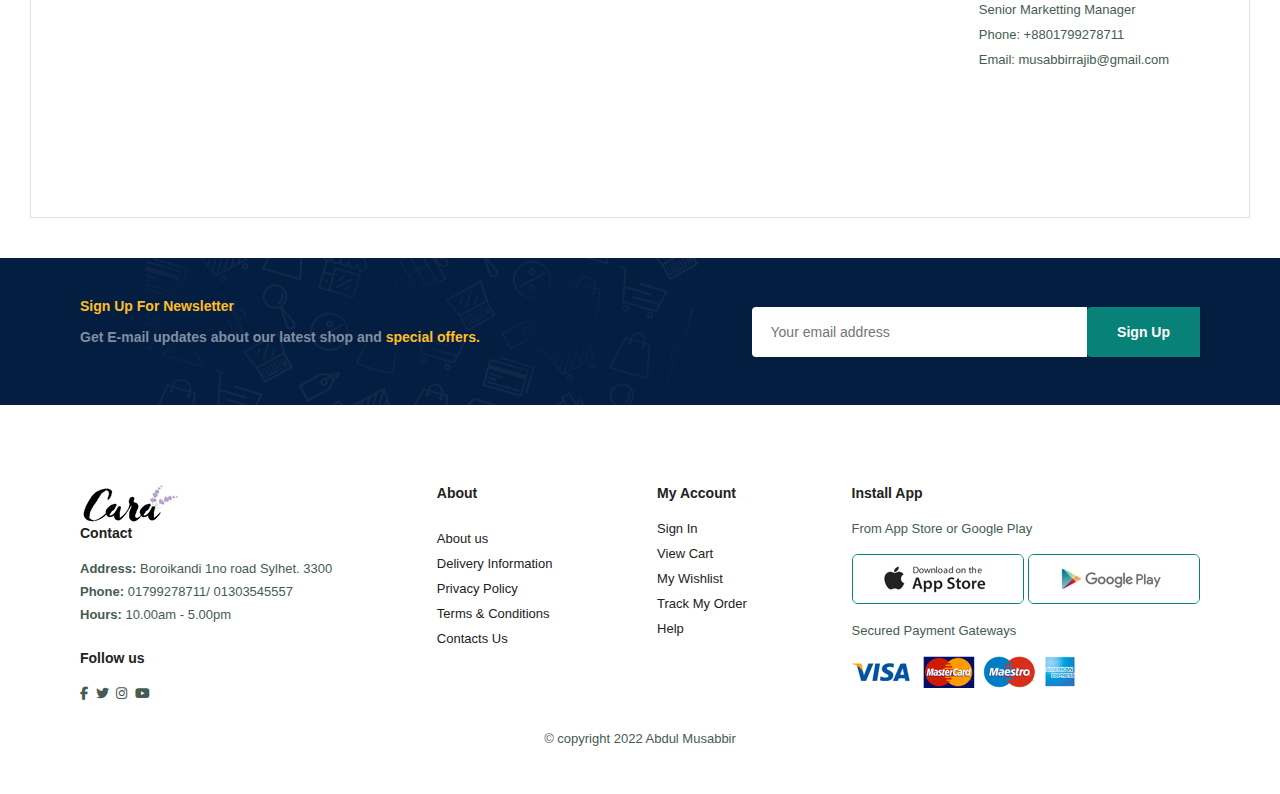
<file: contact.html>
<!DOCTYPE html>
<html lang="en">
<head>
    <meta charset="UTF-8">
    <meta http-equiv="X-UA-Compatible" content="IE=edge">
    <meta name="viewport" content="width=device-width, initial-scale=1.0">
    <title>Document</title>
    <link rel="stylesheet" href="https://cdnjs.cloudflare.com/ajax/libs/font-awesome/6.2.0/css/all.min.css"/>
    <link rel="stylesheet" href="/Style.css">
    
</head>
<body>
    
    <section id="header">
        <a href="#"><img src="/img/logo.png" class="logo" alt="logo"></a>


        <div>
            <ul id="navbar">
                <li><a  href="index.html">Home</a></li>
                <li><a  href="shop.html">Shop</a></li>
                <li><a  href="blog.html">Blog</a></li>
                <li><a  href="about.html">About</a></li>
                <li><a class="active" href="contact.html">Contact</a></li>
                <li><a href="cart.html"><i class="fa-solid fa-gift"></i><a></li>
                <a href="#" id="close"><i class="fa-solid fa-xmark"></i></a>
            </ul>
        </div>

        <div id="mobile">
            <li><a href="cart.html"><i class="fa-solid fa-gift"></i><a>
            <i id="bar" class="fas fa-outdent"></i>

        </div>
        </section>


    <section id="page-header" class="about-header">
        <h2> #let's_talk</h2>
        <p>LEAVE A MESSAGE, We love to hear from you!</p>
    </section>


    <section id="contact-details" class="section-p1">
        <div class="deatils">
            <span>GET IN TOUCH</span>
            <h2>Visit one of our agency location or contact us today</h2>
            <h3>Head Office</h3>
            <div>
                <li>
                    <i class="fa-solid fa-map"></i>
                    <p>1 no road Boroikandi, Sylhet.</p>
                </li>
            </div>
            <div>
                <li>
                    <i class="far fa-envelope"></i>
                    <p>contact@example.com</p>
                </li>
            </div>
            <div>
                <li>
                    <i class="fa-solid fa-phone"></i>
                    <p>01777236453</p>
                </li>
            </div>
            <div>
                <li>
                    <i class="fa-solid fa-clock"></i>
                    <p> Monday to Saturday: 9.00am to 16.pm</p>
                </li>
            </div>
        </div>

        <div class="map">
            <iframe src="https://www.google.com/maps/embed?pb=!1m18!1m12!1m3!1d14477.617092535975!2d91.84817372452395!3d24.884188240740507!2m3!1f0!2f0!3f0!3m2!1i1024!2i768!4f13.1!3m3!1m2!1s0x3751aac92c9636a3%3A0x13f8461deaa0c068!2z4KaG4Kas4KeN4Kam4KeB4Ka4IOCmm-Cni-CmrOCmueCmvuCmqCDgppvgpr7gpo_gpr7gpqzgpr7gprg!5e0!3m2!1sen!2sbd!4v1668095218698!5m2!1sen!2sbd" width="600" height="450" style="border:0;" allowfullscreen="" loading="lazy"></iframe>

        </div>

    </section>


    <section id="form-details">
        <form action="">
            <span>LEAVE A MESSAGE</span>
            <h2>We love to hear from you</h2>
            <input type="text" placeholder="Your name">
            <input type="email" placeholder="E-mail">
            <input type="text" placeholder="Subject">
            <textarea name="" id="" cols="30" rows="10" placeholder="Your message">
            </textarea>
            <button class="normal">Submit</button>
        </form>

        <div class="people">
            <div>
                <img src="/img/people/1.png" alt="">
                <p><span>John Doe</span>Senior Marketting Manager <br> Phone: +8801799278711 <br>Email: musabbirrajib@gmail.com</p>
            </div>
            <div>
                <img src="/img/people/2.png" alt="">
                <p><span>John Doe</span>Senior Marketting Manager <br> Phone: +8801799278711 <br>Email: musabbirrajib@gmail.com</p>
            </div>
            <div>
                <img src="/img/people/3.png" alt="">
                <p><span>John Doe</span>Senior Marketting Manager <br> Phone: +8801799278711 <br>Email: musabbirrajib@gmail.com</p>
            </div>
        </div>
    </section>



    


    <section id="newsletter" class="section-p1 section-m1">
        <div class="newstext">
            <h4>Sign Up For Newsletter</h4>
            <p>Get E-mail updates about our latest shop and <span>special offers.</span></p>
        </div>
        <div class="form">
            <input type="email" placeholder="Your email address">
            <button class="normal">Sign Up</button>
        </div>
    </section>




    <footer class="section-p1">
        <div class="col">
            <img src="/img/logo.png" alt="">
            <h4>Contact</h4>
            <p><Strong>Address:</Strong> Boroikandi 1no road Sylhet. 3300</p>
            <p><Strong>Phone:</Strong> 01799278711/  01303545557</p>
            <p><Strong>Hours:</Strong> 10.00am - 5.00pm</p>
            <div class="follow">
                <h4>Follow us</h4>
                <div class="icon">
                    <i class="fab fa-facebook-f"></i>
                    <i class="fab fa-twitter"></i>
                    <i class="fab fa-instagram"></i>
                    <i class="fab fa-youtube"></i>

                </div>
            </div>
        </div>

        <div class="col">
            <h4>About</h4>
            <a href="#">About us</a>
            <a href="#">Delivery Information</a>
            <a href="#">Privacy Policy</a>          
            <a href="#">Terms & Conditions</a>
            <a href="#">Contacts Us</a>
        </div>

        <div class="col">
            <h4>My Account</h4>
            <a href="#">Sign In</a>
            <a href="#">View Cart</a>
            <a href="#">My Wishlist</a>          
            <a href="#">Track My Order</a>
            <a href="#">Help</a>
        </div>
        <div class="col install">
            <h4>Install App</h4>
            <p>From App Store or Google Play</p>
            <div class="row">
                <img src="/img/pay/app.jpg" alt="">
                <img src="/img/pay/play.jpg" alt="">
            </div>
            <p>Secured Payment Gateways</p>
            <img src="/img/pay/pay.png" alt="">
        </div>

        <div class="copyright">
            <p>&copy copyright 2022 Abdul Musabbir</p>
        </div>
    </footer>

    






    <script src="/scrip.js"></script>
</body>
</html>
</file>
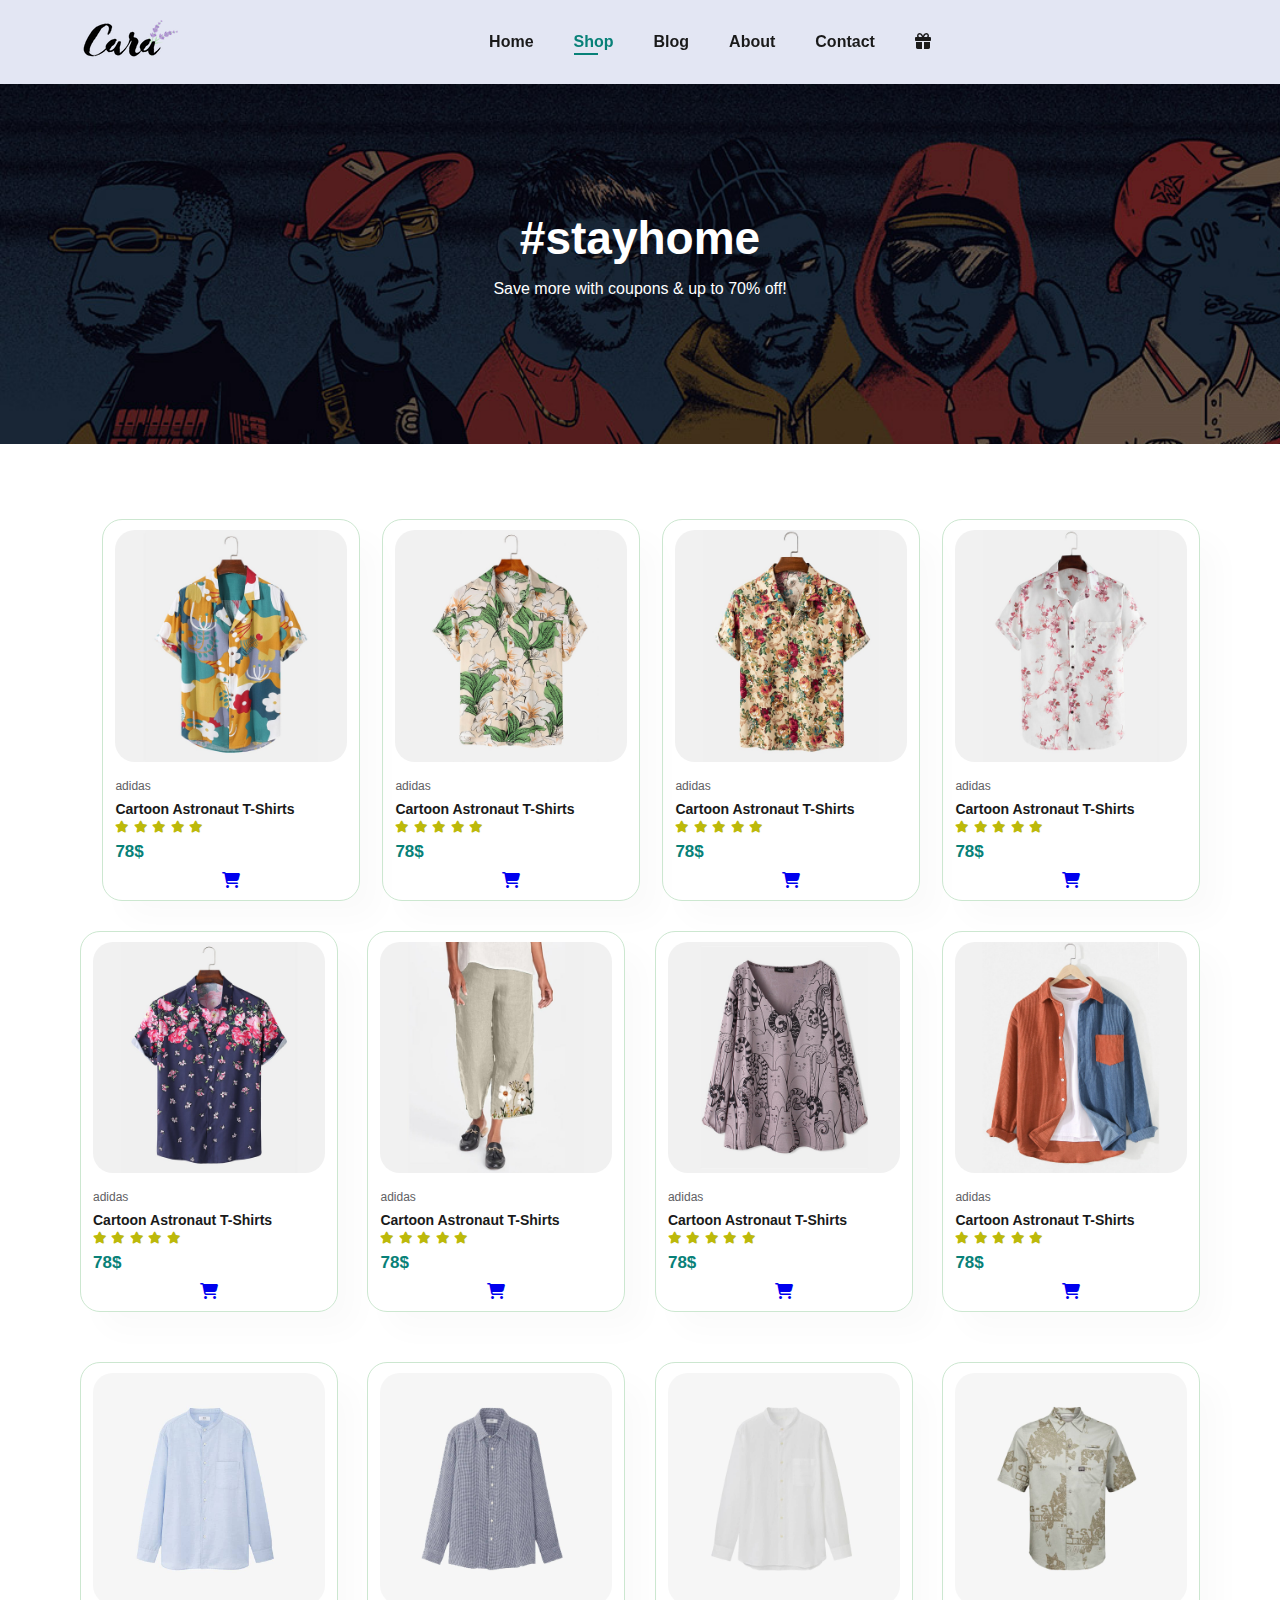
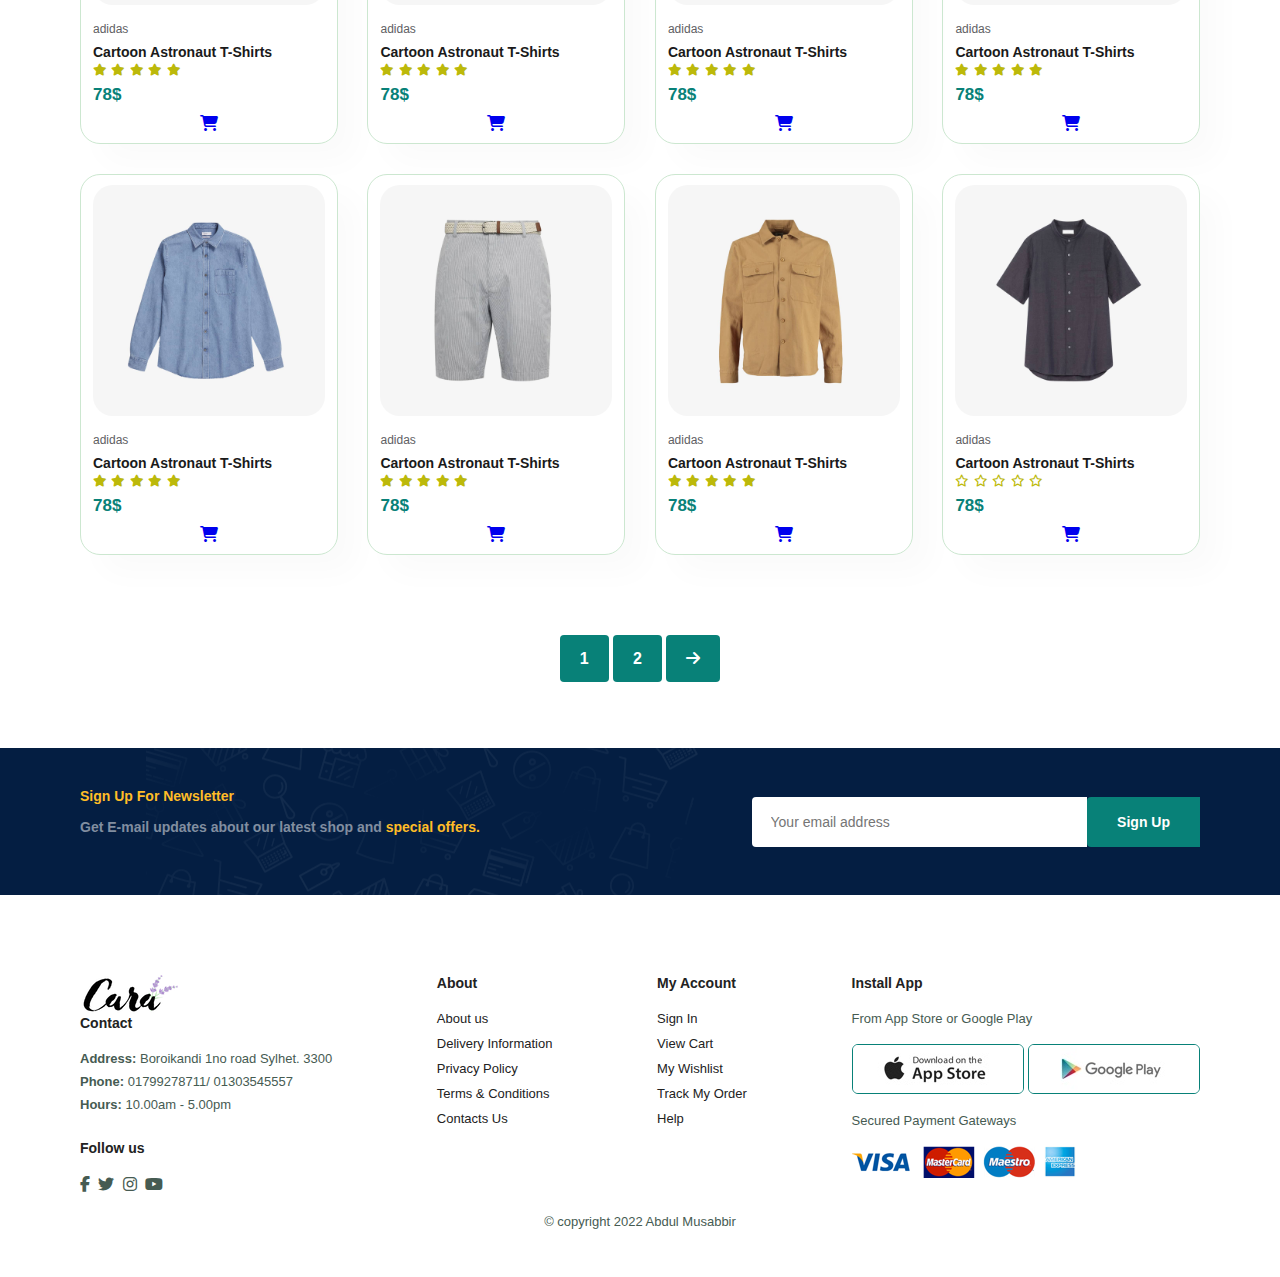
<file: shop.html>
<!DOCTYPE html>
<html lang="en">
<head>
    <meta charset="UTF-8">
    <meta http-equiv="X-UA-Compatible" content="IE=edge">
    <meta name="viewport" content="width=device-width, initial-scale=1.0">
    <title>Document</title>
    <link rel="stylesheet" href="https://cdnjs.cloudflare.com/ajax/libs/font-awesome/6.2.0/css/all.min.css" />
    <link rel="stylesheet" href="/Style.css">
    
</head>
<body>
    
    <section id="header">
        <a href="#"><img src="/img/logo.png" class="logo" alt="logo"></a>


        <div>
            <ul id="navbar">
                <li><a  href="index.html">Home</a></li>
                <li><a class="active" href="shop.html">Shop</a></li>
                <li><a href="blog.html">Blog</a></li>
                <li><a href="about.html">About</a></li>
                <li><a href="contact.html">Contact</a></li>
                <li><a href="cart.html"><i class="fa-solid fa-gift"></i><a></li>
                <a href="#" id="close"><i class="fa-solid fa-xmark"></i></a>
            </ul>
        </div>

        <div id="mobile">
            <li><a href="cart.html"><i class="fa-solid fa-gift"></i><a>
            <i id="bar" class="fas fa-outdent"></i>

        </div>
        </section>


    <section id="page-header">
        <h2>#stayhome</h2>
        <p>Save more with coupons & up to 70% off!</p>
    </section>



    <section id="product1" class="section-p1">
        <div class="pro_container">
            <div class="pro" onclick="window.location.href='sproduct.html';">
                <img src="/img/products/f1.jpg" alt="">
                <div class="des">
                    <span>adidas</span>
                    <h5>Cartoon Astronaut T-Shirts</h5>
                    <div class="star">
                        <i class="fas fa-star"></i>
                        <i class="fas fa-star"></i>
                        <i class="fas fa-star"></i>
                        <i class="fas fa-star"></i>
                        <i class="fas fa-star"></i>
                    </div>
                    <h4>78$</h4>
                </div>
                <a href="#"><i class="fa-solid fa-cart-shopping"></i></a>
            </div>
            <div class="pro">
                <img src="/img/products/f2.jpg" alt="">
                <div class="des">
                    <span>adidas</span>
                    <h5>Cartoon Astronaut T-Shirts</h5>
                    <div class="star">
                        <i class="fas fa-star"></i>
                        <i class="fas fa-star"></i>
                        <i class="fas fa-star"></i>
                        <i class="fas fa-star"></i>
                        <i class="fas fa-star"></i>
                    </div>
                    <h4>78$</h4>
                </div>
                <a href="#"><i class="fa-solid fa-cart-shopping"></i></i></a>
            </div>
            <div class="pro">
                <img src="/img/products/f3.jpg" alt="">
                <div class="des">
                    <span>adidas</span>
                    <h5>Cartoon Astronaut T-Shirts</h5>
                    <div class="star">
                        <i class="fas fa-star"></i>
                        <i class="fas fa-star"></i>
                        <i class="fas fa-star"></i>
                        <i class="fas fa-star"></i>
                        <i class="fas fa-star"></i>
                    </div>
                    <h4>78$</h4>
                </div>
                <a href="#"><i class="fa-solid fa-cart-shopping"></i></a>
            </div>
            <div class="pro">
                <img src="/img/products/f4.jpg" alt="">
                <div class="des">
                    <span>adidas</span>
                    <h5>Cartoon Astronaut T-Shirts</h5>
                    <div class="star">
                        <i class="fas fa-star"></i>
                        <i class="fas fa-star"></i>
                        <i class="fas fa-star"></i>
                        <i class="fas fa-star"></i>
                        <i class="fas fa-star"></i>
                    </div>
                    <h4>78$</h4>
                </div>
                <a href="#"><i class="fa-solid fa-cart-shopping"></i></a>
            </div>
            <div class="pro">
                <img src="/img/products/f5.jpg" alt="">
                <div class="des">
                    <span>adidas</span>
                    <h5>Cartoon Astronaut T-Shirts</h5>
                    <div class="star">
                        <i class="fas fa-star"></i>
                        <i class="fas fa-star"></i>
                        <i class="fas fa-star"></i>
                        <i class="fas fa-star"></i>
                        <i class="fas fa-star"></i>
                    </div>
                    <h4>78$</h4>
                </div>
                <a href="#"><i class="fa-solid fa-cart-shopping"></i></i></i></a>
            </div>
            <div class="pro">
                <img src="/img/products/f7.jpg" alt="">
                <div class="des">
                    <span>adidas</span>
                    <h5>Cartoon Astronaut T-Shirts</h5>
                    <div class="star">
                        <i class="fas fa-star"></i>
                        <i class="fas fa-star"></i>
                        <i class="fas fa-star"></i>
                        <i class="fas fa-star"></i>
                        <i class="fas fa-star"></i>
                    </div>
                    <h4>78$</h4>
                </div>
                <a href="#"><i class="fa-solid fa-cart-shopping"></i></a>
            </div>
            <div class="pro">
                <img src="/img/products/f8.jpg" alt="">
                <div class="des">
                    <span>adidas</span>
                    <h5>Cartoon Astronaut T-Shirts</h5>
                    <div class="star">
                        <i class="fas fa-star"></i>
                        <i class="fas fa-star"></i>
                        <i class="fas fa-star"></i>
                        <i class="fas fa-star"></i>
                        <i class="fas fa-star"></i>
                    </div>
                    <h4>78$</h4>
                </div>
                <a href="#"><i class="fa-solid fa-cart-shopping"></i></a>
            </div>
            <div class="pro">
                <img src="/img/products/f6.jpg">
                <div class="des">
                    <span>adidas</span>
                    <h5>Cartoon Astronaut T-Shirts</h5>
                    <div class="star">
                        <i class="fas fa-star"></i>
                        <i class="fas fa-star"></i>
                        <i class="fas fa-star"></i>
                        <i class="fas fa-star"></i>
                        <i class="fas fa-star"></i>
                    </div>
                    <h4>78$</h4>
                </div>
                <a href="#"><i class="fa-solid fa-cart-shopping"></i></a>
            </div>
        </div>
   
        <div class="pro_container">
            <div class="pro">
                <img src="/img/products/n1.jpg" alt="">
                <div class="des">
                    <span>adidas</span>
                    <h5>Cartoon Astronaut T-Shirts</h5>
                    <div class="star">
                        <i class="fas fa-star"></i>
                        <i class="fas fa-star"></i>
                        <i class="fas fa-star"></i>
                        <i class="fas fa-star"></i>
                        <i class="fas fa-star"></i>
                    </div>
                    <h4>78$</h4>
                </div>
                <a href="#"><i class="fa-solid fa-cart-shopping"></i></a>
            </div>
            <div class="pro">
                <img src="/img/products/n2.jpg" alt="">
                <div class="des">
                    <span>adidas</span>
                    <h5>Cartoon Astronaut T-Shirts</h5>
                    <div class="star">
                        <i class="fas fa-star"></i>
                        <i class="fas fa-star"></i>
                        <i class="fas fa-star"></i>
                        <i class="fas fa-star"></i>
                        <i class="fas fa-star"></i>
                    </div>
                    <h4>78$</h4>
                </div>
                <a href="#"><i class="fa-solid fa-cart-shopping"></i></a>
            </div>
            <div class="pro">
                <img src="/img/products/n3.jpg" alt="">
                <div class="des">
                    <span>adidas</span>
                    <h5>Cartoon Astronaut T-Shirts</h5>
                    <div class="star">
                        <i class="fas fa-star"></i>
                        <i class="fas fa-star"></i>
                        <i class="fas fa-star"></i>
                        <i class="fas fa-star"></i>
                        <i class="fas fa-star"></i>
                    </div>
                    <h4>78$</h4>
                </div>
                <a href="#"><i class="fa-solid fa-cart-shopping"></i></a>
            </div>
            <div class="pro">
                <img src="/img/products/n4.jpg" alt="">
                <div class="des">
                    <span>adidas</span>
                    <h5>Cartoon Astronaut T-Shirts</h5>
                    <div class="star">
                        <i class="fas fa-star"></i>
                        <i class="fas fa-star"></i>
                        <i class="fas fa-star"></i>
                        <i class="fas fa-star"></i>
                        <i class="fas fa-star"></i>
                    </div>
                    <h4>78$</h4>
                </div>
                <a href="#"><i class="fa-solid fa-cart-shopping"></i></a>
            </div>
            <div class="pro">
                <img src="/img/products/n5.jpg" alt="">
                <div class="des">
                    <span>adidas</span>
                    <h5>Cartoon Astronaut T-Shirts</h5>
                    <div class="star">
                        <i class="fas fa-star"></i>
                        <i class="fas fa-star"></i>
                        <i class="fas fa-star"></i>
                        <i class="fas fa-star"></i>
                        <i class="fas fa-star"></i>
                    </div>
                    <h4>78$</h4>
                </div>
                <a href="#"><i class="fa-solid fa-cart-shopping"></i></a>
            </div>
            <div class="pro">
                <img src="/img/products/n6.jpg" alt="">
                <div class="des">
                    <span>adidas</span>
                    <h5>Cartoon Astronaut T-Shirts</h5>
                    <div class="star">
                        <i class="fas fa-star"></i>
                        <i class="fas fa-star"></i>
                        <i class="fas fa-star"></i>
                        <i class="fas fa-star"></i>
                        <i class="fas fa-star"></i>
                    </div>
                    <h4>78$</h4>
                </div>
                <a href="#"><i class="fa-solid fa-cart-shopping"></i></a>
            </div>
            <div class="pro">
                <img src="/img/products/n7.jpg" alt="">
                <div class="des">
                    <span>adidas</span>
                    <h5>Cartoon Astronaut T-Shirts</h5>
                    <div class="star">
                        <i class="fas fa-star"></i>
                        <i class="fas fa-star"></i>
                        <i class="fas fa-star"></i>
                        <i class="fas fa-star"></i>
                        <i class="fas fa-star"></i>
                    </div>
                    <h4>78$</h4>
                </div>
                <a href="#"><i class="fa-solid fa-cart-shopping"></i></a>
            </div>
            <div class="pro">
                <img src="/img/products/n8.jpg" alt="">
                <div class="des">
                    <span>adidas</span>
                    <h5>Cartoon Astronaut T-Shirts</h5>
                    <div class="star">
                        
                        <i class="far fa-star"></i>
                        <i class="far fa-star"></i>
                        <i class="far fa-star"></i>
                        <i class="far fa-star"></i>
                        <i class="far fa-star"></i>
                    </div>
                    <h4>78$</h4>
                </div>
                <a href="#"><i class="fa-solid fa-cart-shopping"></i></a>
            </div>
    </section>

    <section id="pagination" class="section-p1">
        <a href="#">1</a>
        <a href="#">2</a>
        <a href="#"><i class="fa-solid fa-arrow-right"></i></a>

    </section>



     <section id="newsletter" class="section-p1 section-m1">
        <div class="newstext">
            <h4>Sign Up For Newsletter</h4>
            <p>Get E-mail updates about our latest shop and <span>special offers.</span></p>
        </div>
        <div class="form">
            <input type="email" placeholder="Your email address">
            <button class="normal">Sign Up</button>
        </div>
    </section>


    <footer class="section-p1">
        <div class="col">
            <img src="/img/logo.png" alt="">
            <h4>Contact</h4>
            <p><Strong>Address:</Strong> Boroikandi 1no road Sylhet. 3300</p>
            <p><Strong>Phone:</Strong> 01799278711/  01303545557</p>
            <p><Strong>Hours:</Strong> 10.00am - 5.00pm</p>
            <div class="follow">
                <h4>Follow us</h4>
                <div class="icon">
                    <i class="fab fa-facebook-f"></i>
                    <i class="fab fa-twitter"></i>
                    <i class="fab fa-instagram"></i>
                    <i class="fab fa-youtube"></i>

                </div>
            </div>
        </div>

        <div class="col">
            <h4>About</h4>
            <a href="#">About us</a>
            <a href="#">Delivery Information</a>
            <a href="#">Privacy Policy</a>          
            <a href="#">Terms & Conditions</a>
            <a href="#">Contacts Us</a>
        </div>

        <div class="col">
            <h4>My Account</h4>
            <a href="#">Sign In</a>
            <a href="#">View Cart</a>
            <a href="#">My Wishlist</a>          
            <a href="#">Track My Order</a>
            <a href="#">Help</a>
        </div>
        <div class="col install">
            <h4>Install App</h4>
            <p>From App Store or Google Play</p>
            <div class="row">
                <img src="/img/pay/app.jpg" alt="">
                <img src="/img/pay/play.jpg" alt="">
            </div>
            <p>Secured Payment Gateways</p>
            <img src="/img/pay/pay.png" alt="">
        </div>

        <div class="copyright">
            <p>&copy copyright 2022 Abdul Musabbir</p>
        </div>
    </footer>

    






    <script src="/scrip.js"></script>
</body>
</html>
</file>
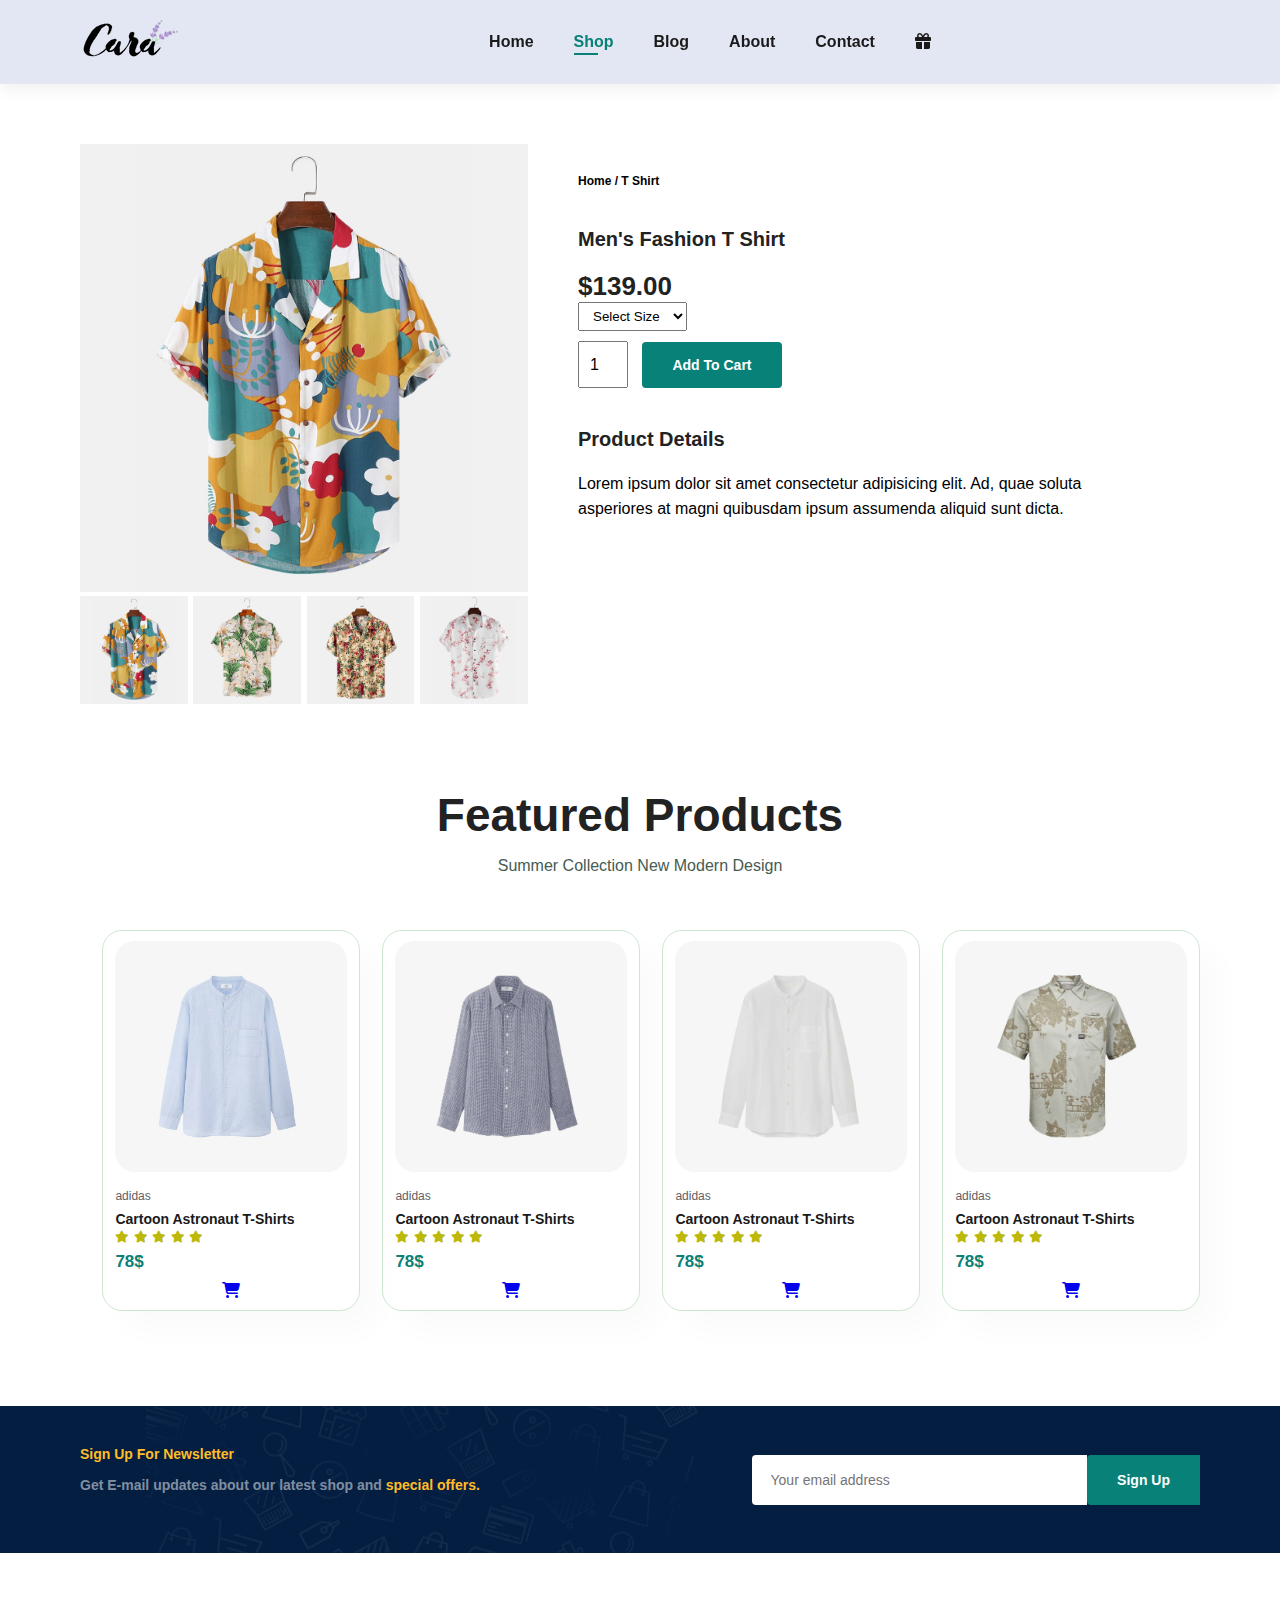
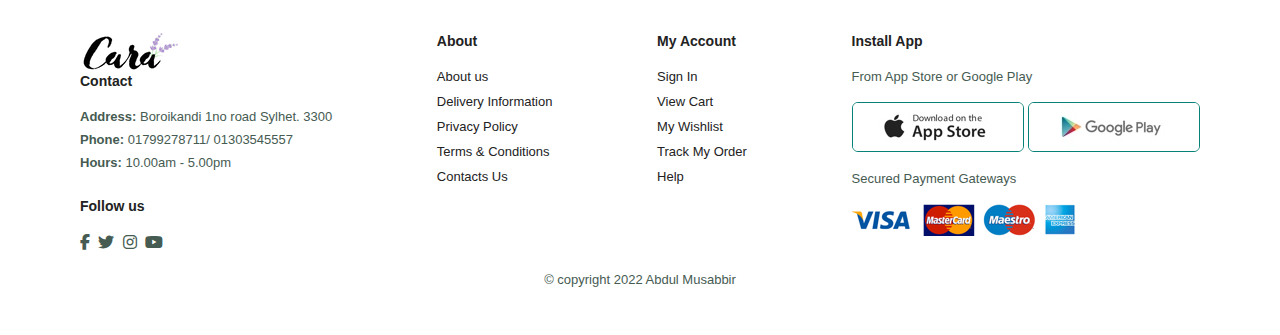
<file: sproduct.html>
<!DOCTYPE html>
<html lang="en">
<head>
    <meta charset="UTF-8">
    <meta http-equiv="X-UA-Compatible" content="IE=edge">
    <meta name="viewport" content="width=device-width, initial-scale=1.0">
    <title>Document</title>
    <link rel="stylesheet" href="https://cdnjs.cloudflare.com/ajax/libs/font-awesome/6.2.0/css/all.min.css" />
    <link rel="stylesheet" href="/Style.css">
    
</head>
<body>
    
    <section id="header">
        <a href="#"><img src="/img/logo.png" class="logo" alt="logo"></a>


        <div>
            <ul id="navbar">
                <li><a  href="index.html">Home</a></li>
                <li><a class="active" href="shop.html">Shop</a></li>
                <li><a href="blog.html">Blog</a></li>
                <li><a href="about.html">About</a></li>
                <li><a href="contact.html">Contact</a></li>
                <li><a href="cart.html"><i class="fa-solid fa-gift"></i><a></li>
                <a href="#" id="close"><i class="fa-solid fa-xmark"></i></a>
            </ul>
        </div>

        <div id="mobile">
            <li><a href="cart.html"><i class="fa-solid fa-gift"></i><a>
            <i id="bar" class="fas fa-outdent"></i>

        </div>
    </section>

    <Section id="prodeatils" class="section-p1">

        <div class="single-pro-img">
            <img src="/img/products/f1.jpg" width="100%" id="MainImg" alt="">

            <div class="small-img-group">
                <div class="small-img-col">
                    <img src="/img/products/f1.jpg" width="100%" class="small-img" alt="">
                </div>
                <div class="small-img-col">
                    <img src="/img/products/f2.jpg" width="100%" class="small-img" alt="">
                </div>
                <div class="small-img-col">
                    <img src="/img/products/f3.jpg" width="100%" class="small-img" alt="">
                </div>
                <div class="small-img-col">
                    <img src="/img/products/f4.jpg" width="100%" class="small-img" alt="">
                </div>
            </div>
        </div>

        <div class="single-pro-details">
            <h6>Home / T Shirt</h6>
            <h4>Men's Fashion T Shirt</h4>
            <h2>$139.00</h2>
            <select>
                <option>Select Size</option>
                <option>XL</option>
                <option>XXL</option>
                <option>Small</option>
                <option>Medium</option>
                <option>Large</option>
            </select>
            <input type="number" value="1">
            <button class="normal">Add To Cart</button>
            <h4>Product Details</h4>
            <span>Lorem ipsum dolor sit amet consectetur adipisicing elit. Ad, quae soluta asperiores at magni quibusdam ipsum assumenda aliquid sunt dicta.</span>
        </div>
    </Section>


    <section id="product1" class="section-p1">
        <h2>Featured Products</h2>
        <p>Summer Collection New Modern Design</p>
        <div class="pro_container">
            <div class="pro">
                <img src="/img/products/n1.jpg" alt="">
                <div class="des">
                    <span>adidas</span>
                    <h5>Cartoon Astronaut T-Shirts</h5>
                    <div class="star">
                        <i class="fas fa-star"></i>
                        <i class="fas fa-star"></i>
                        <i class="fas fa-star"></i>
                        <i class="fas fa-star"></i>
                        <i class="fas fa-star"></i>
                    </div>
                    <h4>78$</h4>
                </div>
                <a href="#"><i class="fa-solid fa-cart-shopping"></i></a>
            </div>
            <div class="pro">
                <img src="/img/products/n2.jpg" alt="">
                <div class="des">
                    <span>adidas</span>
                    <h5>Cartoon Astronaut T-Shirts</h5>
                    <div class="star">
                        <i class="fas fa-star"></i>
                        <i class="fas fa-star"></i>
                        <i class="fas fa-star"></i>
                        <i class="fas fa-star"></i>
                        <i class="fas fa-star"></i>
                    </div>
                    <h4>78$</h4>
                </div>
                <a href="#"><i class="fa-solid fa-cart-shopping"></i></a>
            </div>
            <div class="pro">
                <img src="/img/products/n3.jpg" alt="">
                <div class="des">
                    <span>adidas</span>
                    <h5>Cartoon Astronaut T-Shirts</h5>
                    <div class="star">
                        <i class="fas fa-star"></i>
                        <i class="fas fa-star"></i>
                        <i class="fas fa-star"></i>
                        <i class="fas fa-star"></i>
                        <i class="fas fa-star"></i>
                    </div>
                    <h4>78$</h4>
                </div>
                <a href="#"><i class="fa-solid fa-cart-shopping"></i></a>
            </div>
            <div class="pro">
                <img src="/img/products/n4.jpg" alt="">
                <div class="des">
                    <span>adidas</span>
                    <h5>Cartoon Astronaut T-Shirts</h5>
                    <div class="star">
                        <i class="fas fa-star"></i>
                        <i class="fas fa-star"></i>
                        <i class="fas fa-star"></i>
                        <i class="fas fa-star"></i>
                        <i class="fas fa-star"></i>
                    </div>
                    <h4>78$</h4>
                </div>
                <a href="#"><i class="fa-solid fa-cart-shopping"></i></a>
            </div>
            
        </div>
    </section>


     <section id="newsletter" class="section-p1 section-m1">
        <div class="newstext">
            <h4>Sign Up For Newsletter</h4>
            <p>Get E-mail updates about our latest shop and <span>special offers.</span></p>
        </div>
        <div class="form">
            <input type="email" placeholder="Your email address">
            <button class="normal">Sign Up</button>
        </div>
    </section>


    <footer class="section-p1">
        <div class="col">
            <img src="/img/logo.png" alt="">
            <h4>Contact</h4>
            <p><Strong>Address:</Strong> Boroikandi 1no road Sylhet. 3300</p>
            <p><Strong>Phone:</Strong> 01799278711/  01303545557</p>
            <p><Strong>Hours:</Strong> 10.00am - 5.00pm</p>
            <div class="follow">
                <h4>Follow us</h4>
                <div class="icon">
                    <i class="fab fa-facebook-f"></i>
                    <i class="fab fa-twitter"></i>
                    <i class="fab fa-instagram"></i>
                    <i class="fab fa-youtube"></i>

                </div>
            </div>
        </div>

        <div class="col">
            <h4>About</h4>
            <a href="#">About us</a>
            <a href="#">Delivery Information</a>
            <a href="#">Privacy Policy</a>          
            <a href="#">Terms & Conditions</a>
            <a href="#">Contacts Us</a>
        </div>

        <div class="col">
            <h4>My Account</h4>
            <a href="#">Sign In</a>
            <a href="#">View Cart</a>
            <a href="#">My Wishlist</a>          
            <a href="#">Track My Order</a>
            <a href="#">Help</a>
        </div>
        <div class="col install">
            <h4>Install App</h4>
            <p>From App Store or Google Play</p>
            <div class="row">
                <img src="/img/pay/app.jpg" alt="">
                <img src="/img/pay/play.jpg" alt="">
            </div>
            <p>Secured Payment Gateways</p>
            <img src="/img/pay/pay.png" alt="">
        </div>

        <div class="copyright">
            <p>&copy copyright 2022 Abdul Musabbir</p>
        </div>
    </footer>



    <script>
        var MainImg =document.getElementById("MainImg")
        var smallimg =document.getElementsByClassName("small-img")

        smallimg[0].onclick = function(){
            MainImg.src =smallimg[0].src
        }
        smallimg[1].onclick = function(){
            MainImg.src =smallimg[1].src
        }
        smallimg[2].onclick = function(){
            MainImg.src =smallimg[2].src
        }
        smallimg[3].onclick = function(){
            MainImg.src =smallimg[3].src
        }
        
    </script>

    






    <script src="/scrip.js"></script>
</body>
</html>
</file>
<file: Style.css>
/* full css*/

* {
    margin: 0;
    padding: 0;
    box-sizing: border-box;
    font-family: sans-serif;
}

h1{
    font-size: 50px;
    line-height: 65px;
    color: #222;
}
h2{
    font-size: 46px;
    line-height: 54pxpx;
    color: #222;
}
h4{
   font-size: 20px;
    color: #222;
}
h6{
    font-weight: 700;
    font-size: 12px;
}
p{
    font-size: 16px;
    color: #465b52;
    margin: 15px 0 20px 0;

}

.section-p1{
    padding: 40px 80px;
}

.section-m1{
    margin: 40px 0;
}

button.normal {
    font-size: 14px;
    font-weight: 600;
    padding: 15px 30px;
    color: #000;
    background-color: #fff;
    border-radius: 4px;
    cursor: pointer;
    border: none;
    outline: none;
    transition: 0.2s;
}
body{
    width: 100%;
    height: 100%;
}
/*header start*/

#header{
    display: flex;
    align-items: center;
    justify-content: space-between;
    padding: 20px 80px;
    background: #e3e6f3;
    box-shadow: 0 5px 15px rgba(0, 0, 0, 0.06);
    z-index: 999;
    position: sticky;
    top: 0;
    left: 0;

}

#navbar {
    display: flex;
    align-items: center;
    justify-content: center;
    float: left;
}

#navbar li{
    list-style: none;
    padding: 0 20px;
    position: relative;
}

#navbar li a{
    text-decoration: none;
    font-size: 16px;
    font-weight: 600;
    color:#1a1a1a;
    transition: 0.3s ease;
}

#navbar li a:hover{
    color: #088178;
}

#navbar li a:hover,
#navbar li a.active{
    color: #088178;
}

#navbar li a.active::after,
#navbar li a:hover::after {
    content: "";
    width: 30%;
    height: 2px;
    background: #088178;
    position: absolute;
    bottom: -4px;
    left: 20px;
}


#mobile{
    display: none;
    align-items: center;

}

#close{
    display: none;
}

/* Home page*/
#hero{
    background-image: url(/img/hero4.png);
    height: 90vh;
    width: 100%;
    background-size: cover;
    background-position: top 25% right 0;
    padding: 0 80px;
    display: flex;
    flex-direction: column;
    align-items: flex-start;
    justify-content: center;
}

#hero h4{
    padding-bottom: 15px;
}
#hero h1{
    color: #088178;
}
#hero button{
    background-image: url(/img/button.png);
    background-color: transparent;
    color: #088178;
    border: 0;
    padding: 14px 80px 14px 65px;
    background-repeat: no-repeat;
    cursor: pointer;
    font-weight: 700;
    font-size: 15px;

}


#feature{
    display: flex;
    align-items: center;
    justify-content: space-between;
    flex-wrap: wrap;
}

#feature .fe-box{
    width: 180px;
    text-align: center;
    padding: 25px 15px;
    box-shadow: 20px 20px 34px rgba(0, 0, 0, 0.03);
    border: 1px solid wheat;
    border-radius: 4px;
    margin: 15px 0;

} 
#feature .fe-box img{
    width: 100%;
    margin-bottom: 10px;
    
}

#feature .fe-box:hover{
    box-shadow: 10px 10px 54px rgba(70,62, 221, 0.1);
}
#feature .fe-box h6{
    display: inline-block;
    padding: 9px 8px 6px 8px;
    line-height: 1;
    border-radius: 4px;
    color: #088178;
    background-color: rgba(237, 226, 226, 0.868);
}
#feature .fe-box:nth-child(2) h6 {
    background-color: aquamarine;
}
#feature .fe-box:nth-child(3) h6 {
    background-color: rgb(41, 115, 37);
}
#feature .fe-box:nth-child(4) h6 {
    background-color: rgb(36, 40, 124);
}
#feature .fe-box:nth-child(5) h6 {
    background-color: rgb(149, 179, 76);
}
#feature .fe-box:nth-child(6) h6 {
    background-color: rgb(85, 168, 204);
}


#product1{
    text-align: center;
}
#product1 .pro_container{
    display: flex;
    justify-content: space-between;
    padding-top: 20px;
    flex-wrap: wrap;
}
#product1 .pro{
    width: 23%;
    min-width: 250px;
    padding: 10px 12px;
    border: 1px solid #cce7d0;
    border-radius: 20px;
    cursor: pointer;
    box-shadow: 20px 20px 30px rgba(0, 0, 0, 0.02);
    margin: 15px 0;
    transition: 0.2s ease;
    position: relative;
}


#product1 .pro:hover{
    box-shadow: 20px 20px 30px rgba(0,0,0,0.06);
}

#product1 .pro img{
    width: 100%;
    border-radius: 20px;
}
#product1 .pro .des{
    text-align: start;
    padding: 10px 0;
}
#product1 .pro .des span{
    color: #606063;
    font-size: 12px;
}
#product1 .pro .des h5{
    padding-top: 7px;
    color: #1a1a1a;
    font-size: 14px;
}
#product1 .pro .des i{
    font-size: 12px;
    color: rgb(188, 185, 10);
}
#product1 .pro .des h4{
    padding-top: 7px;
    font-size: 17px;
    font-weight: 700;
    color: #088178;
}
#product1 .pro .down{
    width: 40px;
    height: 40px;
    line-height: 40px;
    border-radius: 50px;
    background-color: #e8f6ea;
    font-weight: 500;
    color:tomato;
    border: 1px solid #cce7d0;
    position: absolute;
    bottom: 20px;
    right: 10px;
}


#banner{
    display: flex;
    flex-direction: column;
    justify-content: center;
    align-items: center;
    text-align: center;
    background-image: url(/img/banner/b2.jpg);
    width: 100%;
    height: 40vh;
    background-size: cover;
    background-position: center;
}
#banner h4{
    color: #fff;
    font-size: 16px;
}

#banner h2{
    color: #fff;
    font-size: 30px;
    padding: 10px 0;
}

#banner h2 span{
    color: red;
}

#banner button:hover{
    background: #088178;
    color: #fff;
}


#sm-banner{
    display: flex;
    justify-content: space-between;
    flex-wrap: wrap;
}

#sm-banner .banner-box{
    display: flex;
    flex-direction: column;
    justify-content: center;
    align-items: flex-start;
    background-image: url(/img/banner/b17.jpg);
    width: 580px;
    height: 50vh;
    background-size: cover;
    background-position: center;
    padding: 30px;
}

#sm-banner .banner-box2{
    background-image: url(/img/banner/b10.jpg);
    
    
}


#sm-banner h4{
    color: white;
    font-size: 20px;
    font-weight: 300;
}
#sm-banner h2{
    color: white;
    font-size: 28px;
    font-weight: 800;
}
#sm-banner span{
    color: white;
    font-size: 16px;
    font-weight: 500;
    padding-bottom: 15px;
}

#sm-banner .banner-box:hover button{
    background-color: #088178;
    border: 1px solid #088178;
}



#banner3{
    display: flex;
    justify-content: space-between;
    flex-wrap: wrap;
    padding: 0 80px;
}

#banner3 .banner-box{
    display: flex;
    flex-direction: column;
    justify-content: center;
    align-items: flex-start;
    background-image: url(/img/banner/b7.jpg);
    min-width: 30%;
    height: 30vh;
    background-size: cover;
    background-position: center;
    padding: 20px;
    margin-bottom: 20px;
}


#banner3 .banner-box2{
    background-image: url(/img/banner/b4.jpg);
}
#banner3 .banner-box3{
    background-image: url(/img/banner/b18.jpg);
}

#banner3 h2{
    color: #fff;
    font-weight: 900;
    font-size: 22px;
}
#banner3 h3{
    color: #ec544e;
    font-weight: 800;
    font-size: 15px;
}


#newsletter{
    display: flex;
    justify-content: space-between;
    flex-wrap: wrap;
    align-items: center;
    background-image: url(/img/banner/b14.png);
    background-repeat: no-repeat;
    background-position: 20% 30%;
    background-color: #041e42;
}
#newsletter h4{
    font-size: 14px;
    font-weight: 600;
    color: #ffbd27;
}
#newsletter p{
    font-size: 14px;
    font-weight: 600;
    color: #818ea0;
}
#newsletter p span{
    color: #ffbd27;
}

#newsletter .form{
    display: flex;
    width: 40%;
}

#newsletter input{
    height: 3.125rem;
    padding: 0 1.25em;
    font-size: 14px;
    width: 100%;
    border: 1px solid transparent;
    border-radius: 4px;
    outline: none;
    border-top-right-radius: 0;
    border-bottom-right-radius: 0;
}
#newsletter button{
    background-color: #088178;
    color: white;
    white-space: nowrap;
    border-top-right-radius: 0;
    border-bottom-right-radius: 0;

}

footer{
    display: flex;
    flex-wrap: wrap;
    justify-content: space-between;
}

footer .col{
    display: flex;
    flex-direction: column;
    align-items: flex-start;
    margin-bottom: 20px;
}

footer .logo{
    margin-bottom: 30px;
}


footer h4{
    font-size: 14px;
    padding-bottom: 20px;
}


footer p{
    font-size: 13px;
    margin: 0 0 8px 0;
}


footer a {
    font-size: 13px;
    text-decoration: none;
    color: #222;
    margin-bottom: 10px;
}

footer .follow{
    margin-top: 20px;
}
footer .follow i {
    color: #465b52;
    padding-right: 4px;
    cursor: pointer;
}

footer .install .row img{
    border: 1px solid #088178;
    border-radius: 6px;
}

footer .install img {
    margin: 10px 0 15px 0;
}

footer .follow i:hover,
footer a:hover{
    color: #088178;
}

footer .copyright{
    width: 100%;
    text-align: center;

}



/* Shop page*/

#page-header {
    background-image: url(/img/banner/b1.jpg);
    width: 100%;
    height: 40vh;
    background-size: cover;
    display: flex;
    justify-content: center;
    text-align: center;
    flex-direction: column;

}


#page-header h2,
#page-header p{
    color: white;
}

#pagination{
    text-align: center;
}

#pagination a{
    text-decoration: none;
    background-color: #088178;
    padding: 15px 20px;
    border-radius: 4px;
    color: #fff;
    font-weight: 600;
}


#pagination a i{
    font-size: 16px;
    font-weight: 600;

}

/* Single Product*/

#prodeatils {
    display: flex;
    margin-top: 20px;
}


#prodeatils .single-pro-img {
    width: 40%;
    margin-right: 50px;
}

.small-img-group{
    display: flex;
    justify-content: space-between;
}

.small-img-col{
    flex-basis: 24%;
    cursor: pointer;
}

#prodeatils .single-pro-details {
    width: 50%;
    padding-top: 30px;
}

#prodeatils .single-pro-details h4 {
    padding: 40px 0 20px 0;
}
#prodeatils .single-pro-details h2 {
    font-size: 26px;
}

#prodeatils .single-pro-details select{
    display: block;
    padding: 5px 10px;
    margin-bottom: 10px;
}

#prodeatils .single-pro-details input{
    width: 50px;
    height: 47px;
    padding-left: 10px;
    font-size: 16px;
    margin-right: 10px;
}

#prodeatils .single-pro-details input:focus{
    outline: none;
}


#prodeatils .single-pro-details button{
    background-color: #088178;
    color: #fff;
}

#prodeatils .single-pro-details span{
    line-height: 25px;
}




/*Blog Page*/

#page-header.blog-header{
    background-image: url(/img/banner/b19.jpg);
}

#blog {
    padding: 150px 150px 0 150px;
}

#blog .blog-box{
    display: flex;
    align-items: center;
    width: 100%;
    position: relative;
    padding-bottom: 90px;
}

#blog .blog-img {
    width: 50%;
    margin-right: 40px;

}

#blog img{
    width: 100%;
    height: 300px;
    object-fit: cover;
}


#blog .blog-details{
    width: 50%;

}

#blog .blog-details a {
    text-decoration: none;
    font-size: 11px;
    color: #000;
    font-weight: 700;
    position: relative;
    transition: 0.3s;
}

.bbc::after{
    content: "";
    width: 50px;
    height: 1px;
    background-color: #000;
    position: absolute;
    top: 4px;
    right: -60px;
}

#blog .blog-details a:hover {
    color: #088178;
}

#blog .blog-details a:hover::after{
    background-color: #088178;
}

#blog .blog-box h1{
    position: absolute;
    top: -40px;
    left: 0;
    font-size: 70px;
    font-weight: 700;
    color: #c9cbce;
    z-index: -9;
}


/*about page*/

#page-header.about-header{
    background-image: url(/img/about/banner.png);
}

#about-head{
    display: flex;
    align-items: center;
}
#about-head img{
    width: 50%;
}

#about-head div{
    padding-left: 40px;
}


#about-app h1{
    text-align: center;
}

#about-app .video{
    width: 70%;
    height: 100%;
    margin: 30px auto 0 auto;
}

#about-app .video video{
    width: 100%;
    height: 100%;
    border-radius: 20px;
}

/* Contact Us page*/

#contact-details{
    display: flex;
    align-items: center;
    justify-content: space-between;
}
#contact-details .deatils{
    width: 40%;
}
#contact-details .deatils span,
#form-details form span{
    font-size: 12px;
}

#contact-details .deatils h2,
#form-details form h2{
    font-size: 26px;
    line-height: 35px;
    padding: 20px 0;
}

#contact-details .deatils h3,
#form-details form h3{
    font-size: 16px;
    padding-bottom: 15px;
    
}

#contact-details .deatils li{
    list-style: none;
    display: flex;
    padding: 10px;
}

#contact-details .deatils li i{
    font-size: 14px;
    padding-right: 22px;
}

#contact-details .deatils li p{
    margin: 0;
    font-size: 14px;
}
#contact-details .map{
    width: 55%;
    height: 400px;
}

#contact-details .map iframe{
    width: 100%;
    height: 100%;
}

#form-details{
    display: flex;
    justify-content: space-between;
    margin: 30px;
    padding: 80px;
    border: 1px solid #e1e1e1;
}


#form-details form {
    width: 65%;
    display: flex;
    flex-direction: column;
    align-items: flex-start;
}

#form-details form input,
#form-details form textarea
{
    width: 100%;
    padding: 12px 15px;
    outline: none;
    margin-bottom: 20px;
    border: 1px solid #e1e1e1;
}
#form-details form button{
    background: #088178;
    color: white;
}

#form-details .people div{
    padding-bottom: 65px;
  

}

#form-details .people div img{
    width: 65px;
    height: 65px;
    object-fit: cover;
    margin-right: 15px;
}

#form-details .people div p{
    margin: 0;
    font-size: 13px;
    line-height: 25px;
}

#form-details .people div p span{
    display: block;
    font-size: 16px;
    font-weight: 600;
    color: #000;
}




/*Cart Page*/

#cart{
    overflow-x: auto;
}

#cart table{
    width: 100%;
    border-collapse: collapse;
    table-layout: fixed;
    white-space: nowrap;
}

#cart table img{
    width: 70px;
}

#cart table td:nth-child(1){
    width: 100px;
    text-align: center;
}
#cart table td:nth-child(2){
    width: 150px;
    text-align: center;
}
#cart table td:nth-child(3){
    width: 250px;
    text-align: center;
}
#cart table td:nth-child(4),
#cart table td:nth-child(5),
#cart table td:nth-child(6){
    width: 150px;
    text-align: center;
}

#cart table td:nth-child(5) input{
    width: 70px;
    padding: 10px 5px 10px 15px;
}

#cart table thead{
    border: 1px solid #e2e9e1;
    border-left: none;
    border-right: none;
}
#cart table thead td{
    font-weight: 700;
    text-transform: uppercase;
    font-size: 13px;
    padding: 18px 0;
}

#cart table tbody tr td{
    padding-top: 15px;
}
#cart table tbody td{
    font-size: 13px;
}

#cart-add{
    display: flex;
    flex-wrap: wrap;
    justify-content: space-between;
}

#coupon{
    width: 50%;
    margin-bottom: 30px;
}

#coupon h3,
#subtotal h3{
    padding-bottom: 15px;
}
#coupon input{
    padding: 10px 20px;
    outline: none;
    width: 60%;
    margin-right: 10px;
    border: 1px solid #e2e9e1;
}

#coupon button,
#subtotal button{
    background-color: #088178;
    color: white;
    padding: 12px 20px;
}

#subtotal{
    width: 50%;
    margin-bottom: 30px;
    border: 1px solid #e2e9e1;
    padding: 30px;
}

#subtotal table{
    border-collapse: collapse;
    width: 100%;
    margin-bottom: 20px;

}
#subtotal table td{
    width: 50%;
    border: 1px solid #e2e9e1;
    padding: 10px;
    font-size: 13px;
}



/*Start Media Query*/

@media (max-width: 799px){
    .section-p1 {
        padding: 40px 40px;
    }
    #navbar {
        display: flex;
        flex-direction: column;
        align-items: flex-start;
        justify-content: flex-start;
        position: fixed;
        top: 0;
        right: -300px;
        height: 100vh;
        width: 300px;
        background-color: #e3e6f3;
        box-shadow: 0 40px 60px rgba(0, 0, 0, 0.1);
        padding: 80px 0 0 10px;
        transition: 0.3s;
    }


    #navbar.active{
        right: 0px;
    }
    
    #navbar li {
        margin-bottom: 25px;
    }
    
    #mobile{
        display: flex;
        align-items: center;
    }
    #mobile i {
        color: #1a1a1a;
        font-size: 24px;
        padding-left: 20px;
    }
    
    #close{
        display: initial;
        position: absolute;
        top: 30px;
        left: 30px;
        color: #222;
        font-size: 24px;
    }
    #lg-bag{
        display: none;
    }


    #hero {
        
        height: 70vh;
        padding: 0 80px;
        background-position: top 30% right 30%;
    }



    #feature {
        
        justify-content: center;
    }

    #feature .fe-box {
        margin: 15px 15px;
    }

    #product1 .pro_container {
        justify-content: center;
    }

    #product1 .pro {
       
        margin: 15px;
    }


    #banner {
        height: 20vh;
    }

    #sm-banner .banner-box {
        min-width: 100%;
        height: 30vh;
    }

    #banner3 {
        
        padding: 40px;
    }

    #banner3 .banner-box {
        
        width: 28%;
        
    }

    #newsletter .form {
        width: 70%;
    }

    /*contact page*/

    #form-details {
        padding: 40px;
    }

    #form-details form {
        width: 15%;
    }
}

@media (max-width: 477px){
    .section-p1 {
        padding: 40px 40px;
    }
    
    #header {
        padding: 20px;
    }

    h1{
        font-size: 38px;
    }

    h2 {
        font-size: 32px;
        
    }

    #hero {
        
        padding: 0 20px;
        background-position: 55%;
        
    }

    #feature {
        justify-content: space-between;
    }

    #feature .fe-box {
        width: 155px;
        margin: 0 0 15px 0;
    }

    #product1 .pro {
        width: 100%;

    }

    #banner {
        height: 40vh;
    }


    #sm-banner .banner-box {
        height: 40vh;
    }


    #sm-banner .banner-box2 {
        margin-top: 20px;
    }


    #banner3 {
        padding: 0 20px;
    }

    #banner3 .banner-box {
        width: 100%;
    }

    #newsletter {
        padding: 40px 20px;
    }

    #newsletter .form {
        width: 100%;
    }


    footer .copyright {
        text-align: start;
    }


    /*Single product*/

    #prodeatils {
        display: flex;
        flex-direction: column;
    }

    #prodeatils .single-pro-img {
        width: 100%;
        margin-right: 0px;
    }

    #prodeatils .single-pro-details {
        width: 100%;
    }

    /*blog page*/

    #blog {
        padding: 100px 20px 0 20px;
    }
    

    #blog .blog-box {
        display: flex;
        flex-direction: column;
        align-items: flex-start;
    }

    #blog .blog-img {
        width: 100%;
        margin-right: 0;
        margin-bottom: 30px;
    }

    #blog .blog-details {
        width: 100%;
    }

    /*about page*/

    #about-head {
        flex-direction: column
    }
    
    #about-head img {
        width: 100%;
        margin-bottom: 20px;
    }

    #about-head div {
        padding-left: 0px;
    }
    
    #about-app .video {
        width: 100%;
    }

    /*contact page*/
    #contact-details {
        flex-direction: column;
    }

    #contact-details .deatils {
        width: 100%;
        margin-bottom: 30px;
    }

    #contact-details .map {
        width: 100%;
    }

    #form-details {
        
        margin: 10px;
        padding: 30px 10px;
        flex-wrap: wrap;
    }
    #form-details form {
        width: 100%;
        margin-bottom: 30px;
    }
    /*cart page*/
    #cart-add {
        flex-direction: column;
    }
    #coupon {
        width: 100%;
    }
    #subtotal {
        width: 100%;
        padding: 20px;
    }
}
</file>
